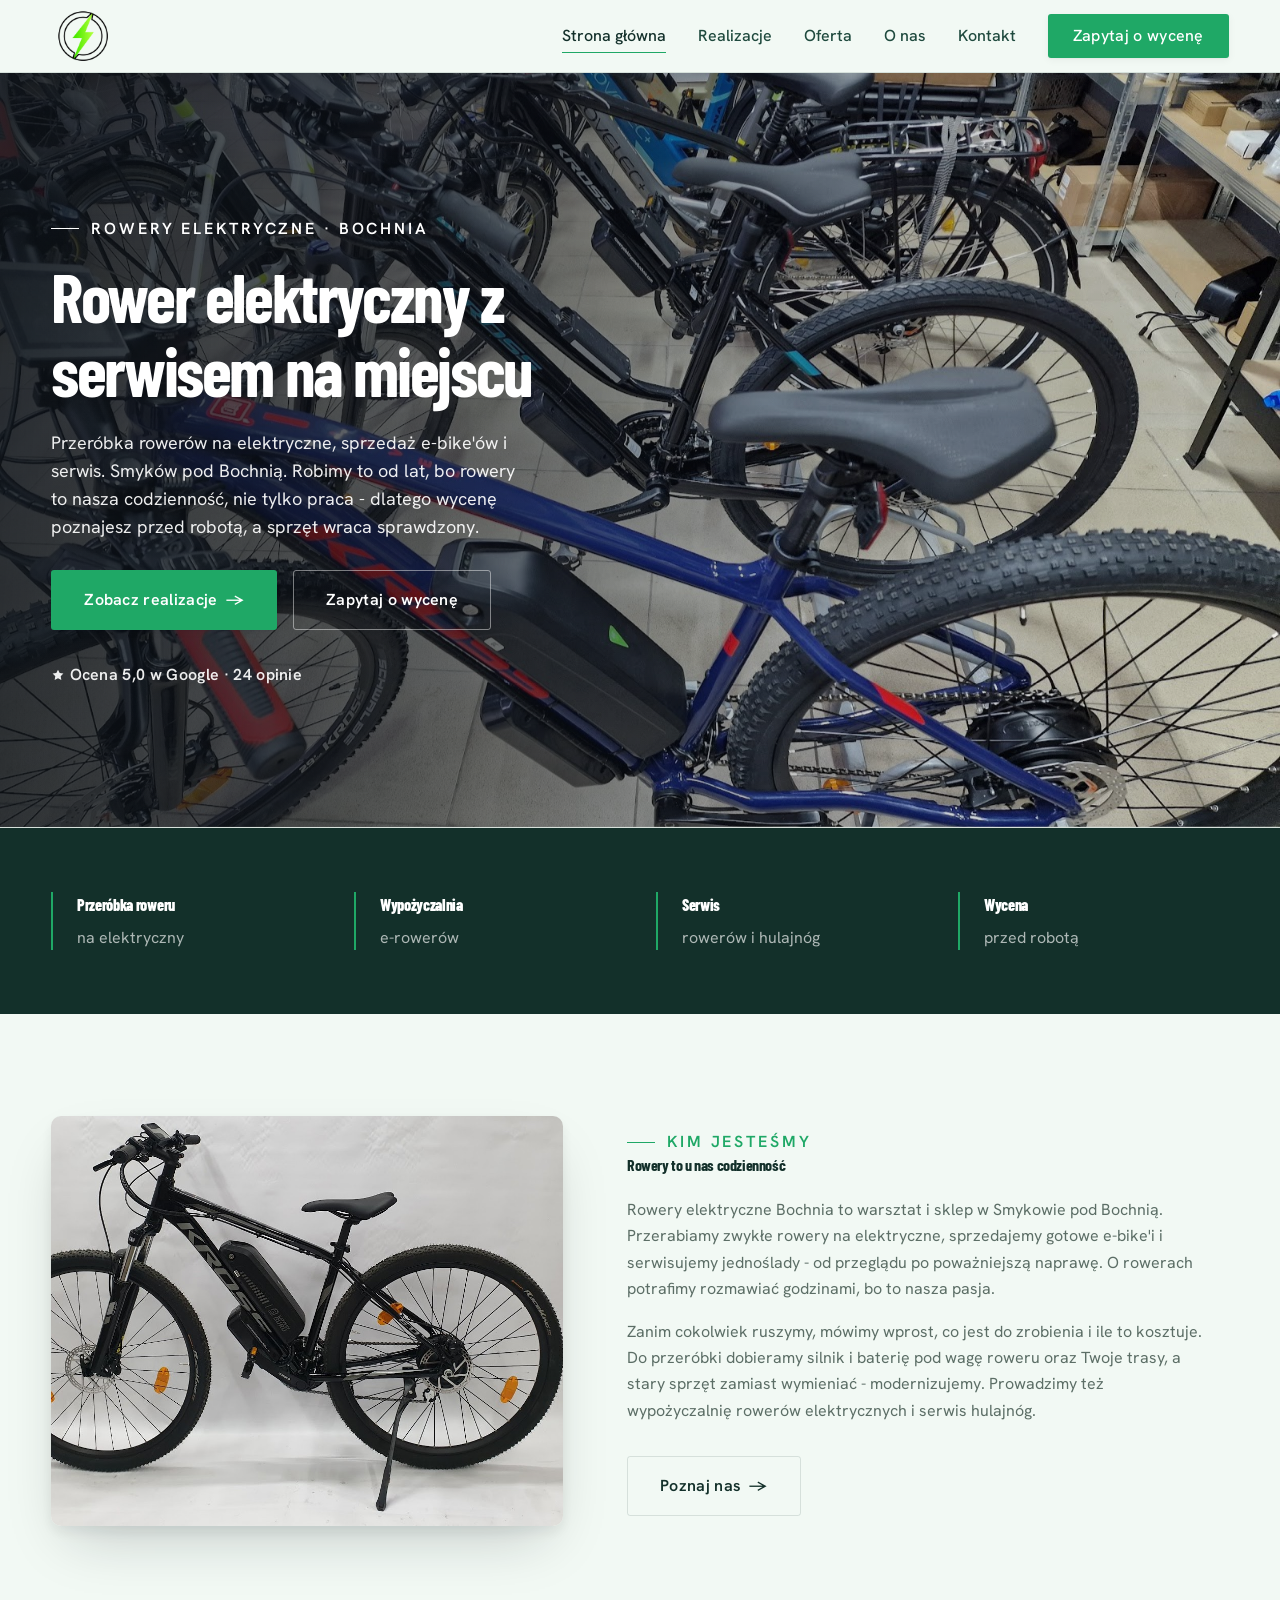
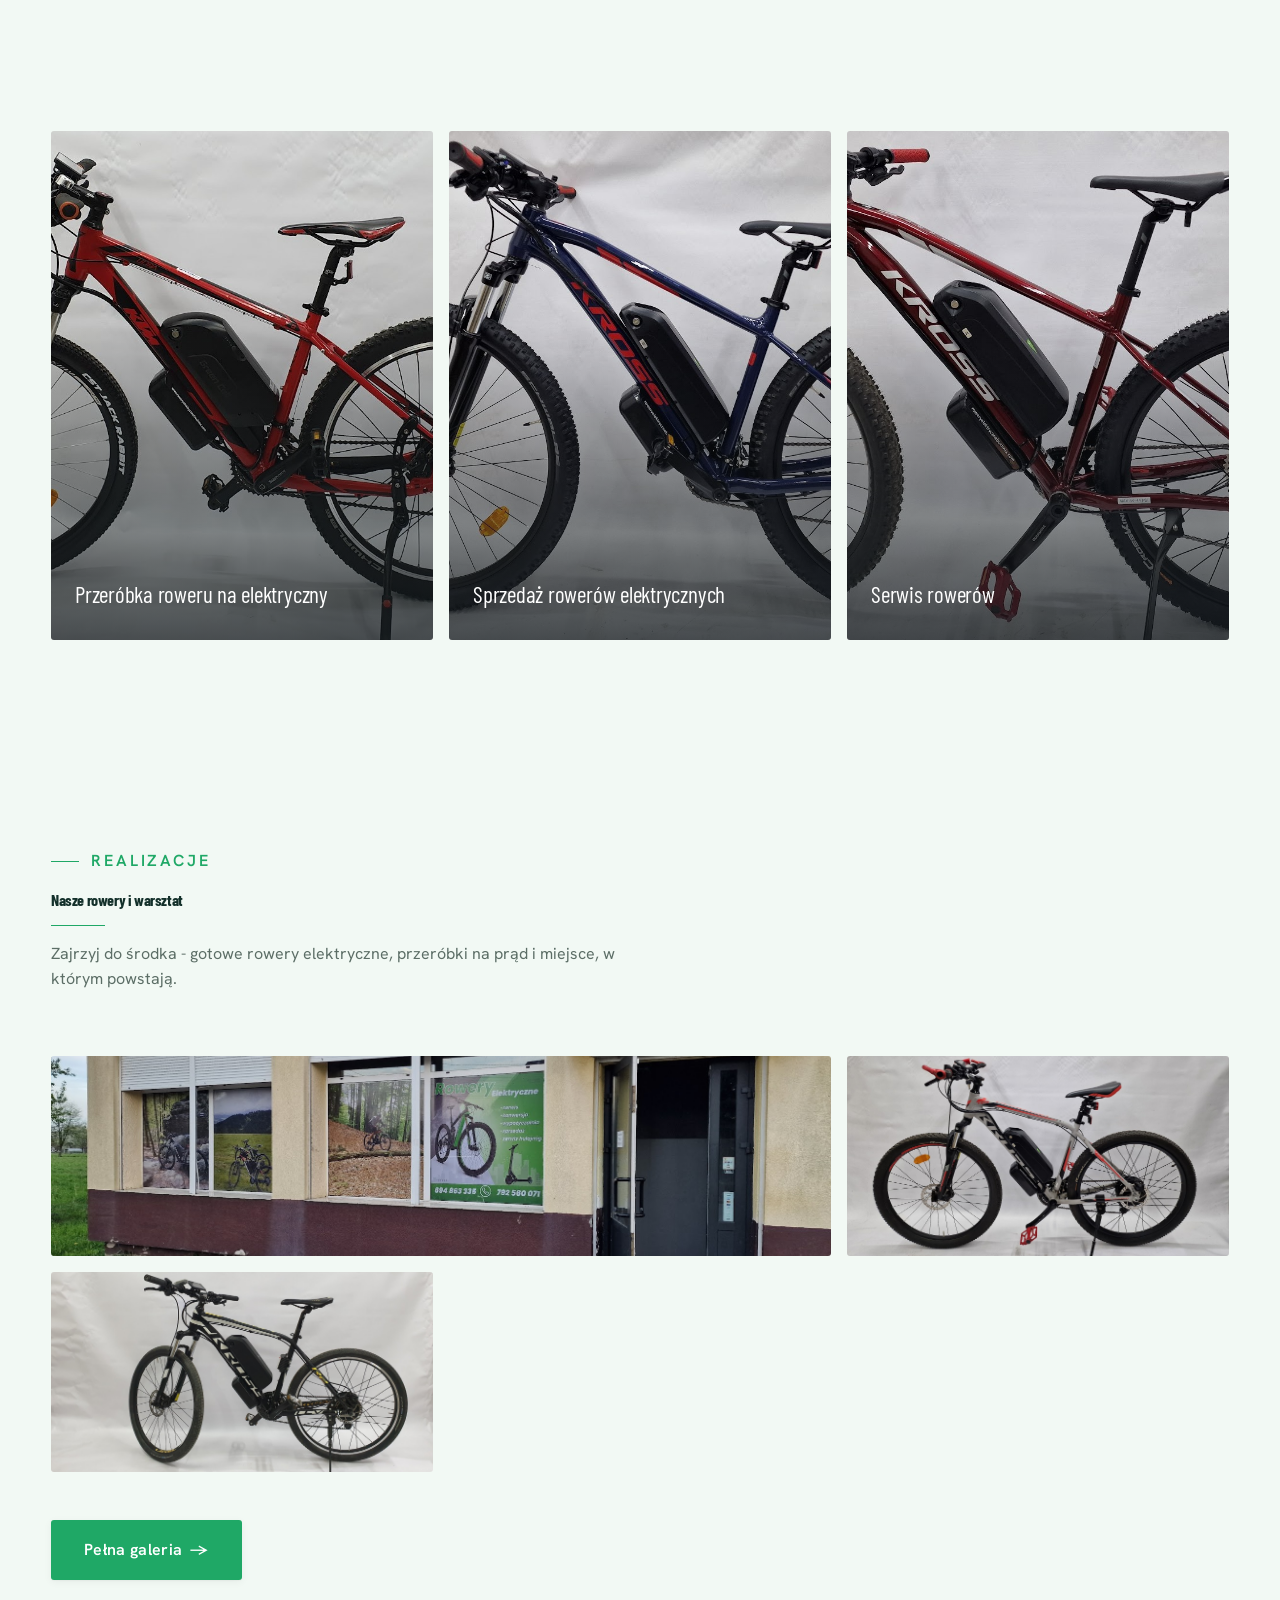
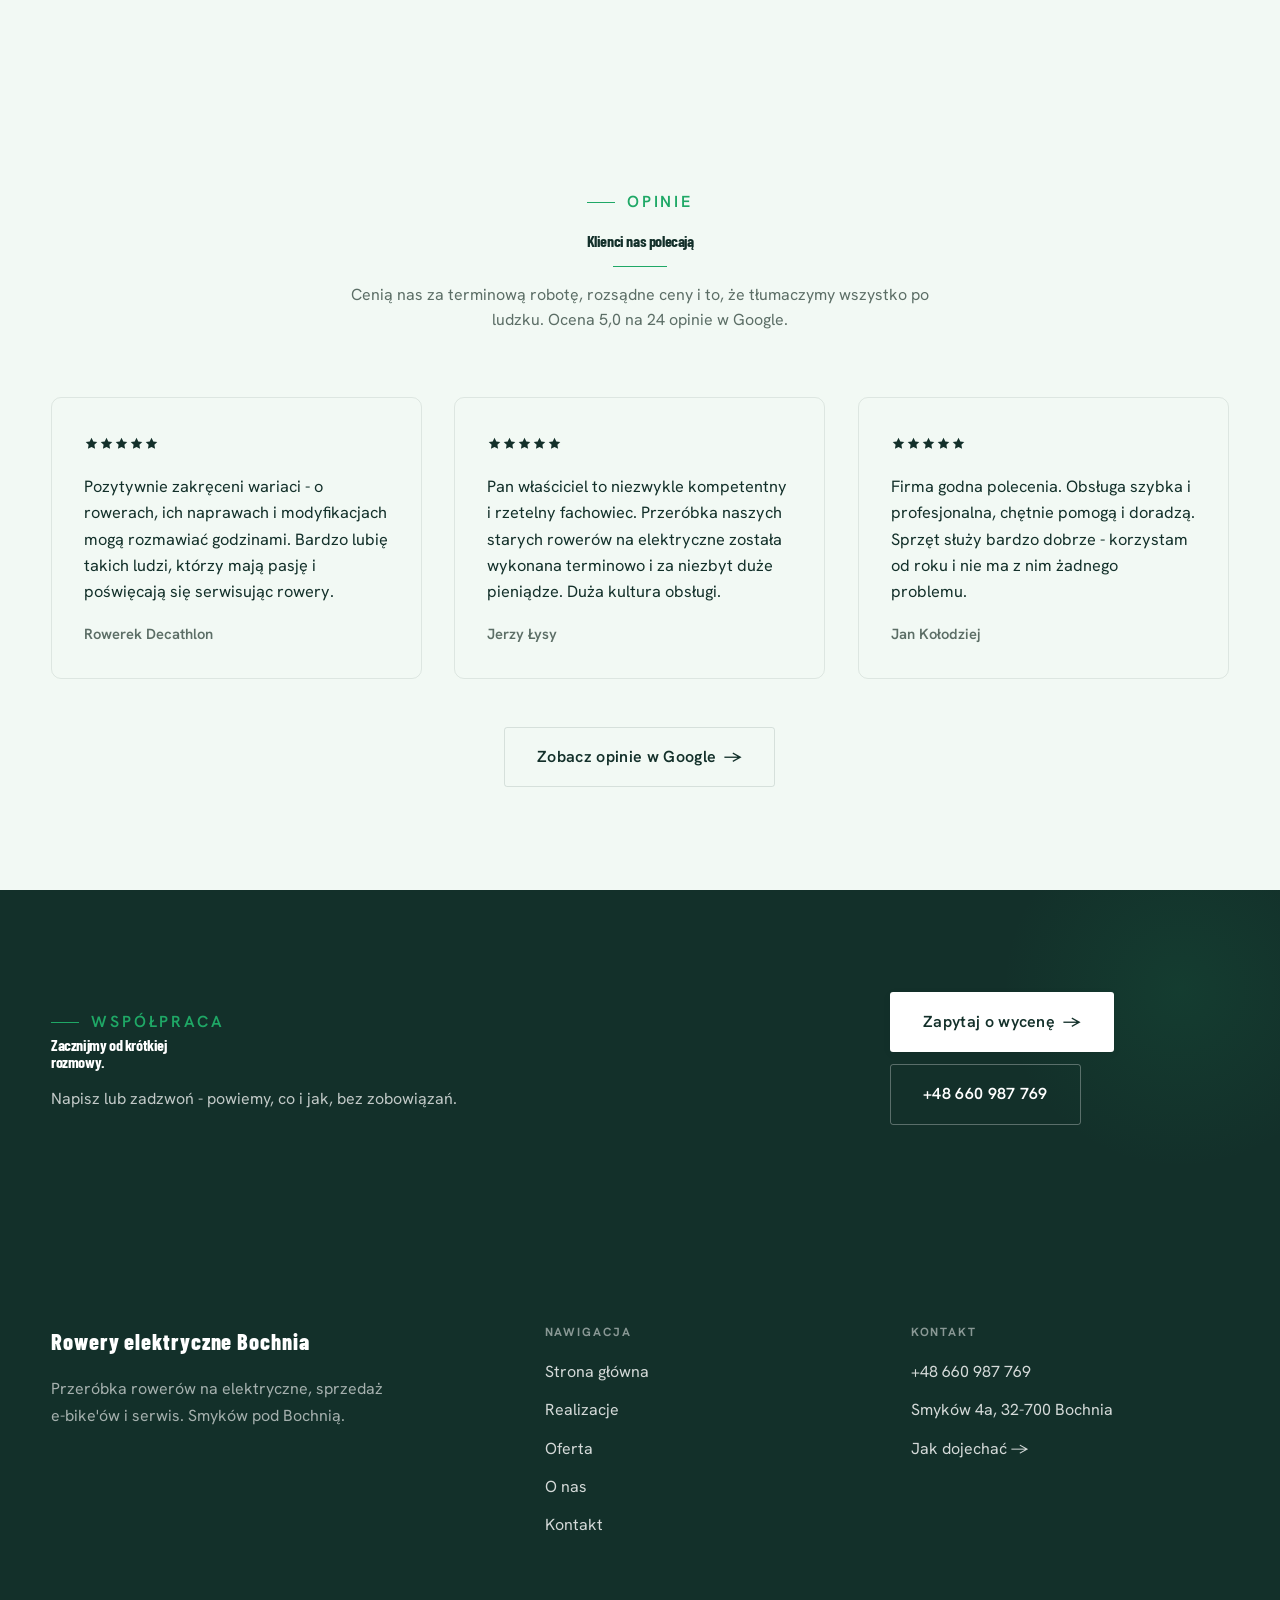
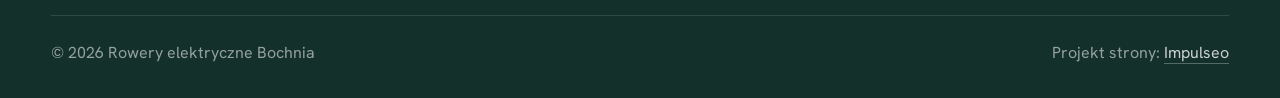
<file: index.html>
<!DOCTYPE html>
<html lang="pl">
<head>
<meta charset="UTF-8">
<meta name="viewport" content="width=device-width, initial-scale=1.0">
<title>Rowery elektryczne Bochnia - Rowery elektryczne · Bochnia</title>
<meta name="description" content="Rowery elektryczne Bochnia (Smyków pod Bochnią) - przeróbka roweru na elektryczny, sprzedaż e-bike'ów, serwis rowerów i hulajnóg oraz wypożyczalnia. Ocena 5,0 w Google. Zadzwoń: +48 660 987 769.">
<link rel="preconnect" href="https://fonts.googleapis.com">
<link rel="preconnect" href="https://fonts.gstatic.com" crossorigin>
<link href="https://fonts.googleapis.com/css2?family=Barlow+Condensed:wght@500;600;700&family=Hanken+Grotesk:wght@400;500;600&display=swap" rel="stylesheet">
<link rel="stylesheet" href="assets/styles.css">
</head>
<body>

<header class="nav">
  <div class="wrap nav-inner">
    <a class="brand brand-has-logo" href="index.html"><img class="brand-logo" src="img/logo.png" alt="Rowery elektryczne Bochnia"></a>
    <nav class="nav-links">
      <a href="index.html" class="active">Strona główna</a>
      <a href="realizacje.html">Realizacje</a>
      <a href="oferta.html">Oferta</a>
      <a href="o-nas.html">O nas</a>
      <a href="kontakt.html">Kontakt</a>
      <a href="kontakt.html" class="btn btn-accent">Zapytaj o wycenę</a>
    </nav>
    <button class="nav-toggle" aria-label="Menu"><span></span><span></span><span></span></button>
  </div>
</header>

<section class="hero-cine">
  <img src="img/hero.jpg" alt="Rowery elektryczne Bochnia - Rower elektryczny z serwisem na miejscu">
  <div class="wrap">
    <div class="hero-copy">
      <span class="eyebrow">Rowery elektryczne · Bochnia</span>
      <h1>Rower elektryczny z serwisem na miejscu</h1>
      <p class="lead">Przeróbka rowerów na elektryczne, sprzedaż e-bike'ów i serwis. Smyków pod Bochnią. Robimy to od lat, bo rowery to nasza codzienność, nie tylko praca - dlatego wycenę poznajesz przed robotą, a sprzęt wraca sprawdzony.</p>
      <div class="hero-actions">
        <a href="realizacje.html" class="btn btn-accent">Zobacz realizacje <span class="arr">→</span></a>
        <a href="kontakt.html" class="btn btn-ghost" style="color:#fff;border-color:rgba(255,255,255,.45)">Zapytaj o wycenę</a>
      </div>
      <div style="margin-top:var(--space-6);color:#fff;font-weight:600;letter-spacing:.02em;opacity:.92"><svg class="ico-star" width="14" height="14" viewBox="0 0 24 24" style="vertical-align:-2px" aria-hidden="true"><path d="M12 2.8l2.85 5.8 6.4.93-4.63 4.5 1.1 6.37L12 17.4l-5.72 3 1.1-6.37-4.63-4.5 6.4-.93L12 2.8Z" fill="currentColor"/></svg> Ocena 5,0 w Google · 24 opinie</div>
    </div>
  </div>
</section>
<section class="strip" style="padding-block:0">
  <div class="wrap">
    <div class="item reveal"><div class="k">Przeróbka roweru</div><div class="v">na elektryczny</div></div>
    <div class="item reveal"><div class="k">Wypożyczalnia</div><div class="v">e-rowerów</div></div>
    <div class="item reveal"><div class="k">Serwis</div><div class="v">rowerów i hulajnóg</div></div>
    <div class="item reveal"><div class="k">Wycena</div><div class="v">przed robotą</div></div>
  </div>
</section>
<section>
  <div class="wrap split">
    <div class="split-art reveal"><img src="img/g1.jpg" alt="Rowery elektryczne Bochnia - realizacja" loading="lazy"></div>
    <div class="split-copy reveal">
      <span class="eyebrow">Kim jesteśmy</span>
      <h2>Rowery to u nas codzienność</h2>
      <p class="muted">Rowery elektryczne Bochnia to warsztat i sklep w Smykowie pod Bochnią. Przerabiamy zwykłe rowery na elektryczne, sprzedajemy gotowe e-bike'i i serwisujemy jednoślady - od przeglądu po poważniejszą naprawę. O rowerach potrafimy rozmawiać godzinami, bo to nasza pasja.</p>
      <p class="muted">Zanim cokolwiek ruszymy, mówimy wprost, co jest do zrobienia i ile to kosztuje. Do przeróbki dobieramy silnik i baterię pod wagę roweru oraz Twoje trasy, a stary sprzęt zamiast wymieniać - modernizujemy. Prowadzimy też wypożyczalnię rowerów elektrycznych i serwis hulajnóg.</p>
      <a href="o-nas.html" class="btn btn-ghost">Poznaj nas <span class="arr">→</span></a>
    </div>
  </div>
</section>
<section class="gateways-band">
  <div class="wrap">
    <div class="gateways">
      <a href="oferta.html" class="gateway reveal"><img src="img/g2.jpg" alt="Przeróbka roweru na elektryczny" loading="lazy"><span class="g-ttl">Przeróbka roweru na elektryczny</span></a>
      <a href="oferta.html" class="gateway reveal"><img src="img/g3.jpg" alt="Sprzedaż rowerów elektrycznych" loading="lazy"><span class="g-ttl">Sprzedaż rowerów elektrycznych</span></a>
      <a href="oferta.html" class="gateway reveal"><img src="img/g4.jpg" alt="Serwis rowerów" loading="lazy"><span class="g-ttl">Serwis rowerów</span></a>
    </div>
  </div>
</section>
<section>
  <div class="wrap">
    <div class="head reveal">
      <span class="eyebrow">Realizacje</span>
      <h2>Nasze rowery i warsztat</h2>
      <p>Zajrzyj do środka - gotowe rowery elektryczne, przeróbki na prąd i miejsce, w którym powstają.</p>
    </div>
    <div class="gallery">
      <div class="tile t-two3 reveal"><img src="img/g5.jpg" alt="Nasz sklep w Smykowie" loading="lazy"><div class="cap">Nasz sklep w Smykowie</div></div>
      <div class="tile t-third reveal"><img src="img/g6.jpg" alt="Rower przerobiony na prąd" loading="lazy"><div class="cap">Rower przerobiony na prąd</div></div>
      <div class="tile t-third reveal"><img src="img/about.jpg" alt="Rowery elektryczne Bochnia" loading="lazy"></div>
    </div>
    <div style="margin-top:var(--space-7)" class="reveal"><a href="realizacje.html" class="btn btn-accent">Pełna galeria <span class="arr">→</span></a></div>
  </div>
</section>
<section class="reviews-nb">
  <div class="wrap">
    <div class="head center reveal">
      <span class="eyebrow">Opinie</span>
      <h2>Klienci nas polecają</h2>
      <p>Cenią nas za terminową robotę, rozsądne ceny i to, że tłumaczymy wszystko po ludzku. Ocena 5,0 na 24 opinie w Google.</p>
    </div>
    <div class="rv-grid">
      <figure class="rv-card reveal">
        <span class="rv-stars" aria-label="5 na 5"><svg class="ico-star" width="15" height="15" viewBox="0 0 24 24" style="vertical-align:-2px" aria-hidden="true"><path d="M12 2.8l2.85 5.8 6.4.93-4.63 4.5 1.1 6.37L12 17.4l-5.72 3 1.1-6.37-4.63-4.5 6.4-.93L12 2.8Z" fill="currentColor"/></svg><svg class="ico-star" width="15" height="15" viewBox="0 0 24 24" style="vertical-align:-2px" aria-hidden="true"><path d="M12 2.8l2.85 5.8 6.4.93-4.63 4.5 1.1 6.37L12 17.4l-5.72 3 1.1-6.37-4.63-4.5 6.4-.93L12 2.8Z" fill="currentColor"/></svg><svg class="ico-star" width="15" height="15" viewBox="0 0 24 24" style="vertical-align:-2px" aria-hidden="true"><path d="M12 2.8l2.85 5.8 6.4.93-4.63 4.5 1.1 6.37L12 17.4l-5.72 3 1.1-6.37-4.63-4.5 6.4-.93L12 2.8Z" fill="currentColor"/></svg><svg class="ico-star" width="15" height="15" viewBox="0 0 24 24" style="vertical-align:-2px" aria-hidden="true"><path d="M12 2.8l2.85 5.8 6.4.93-4.63 4.5 1.1 6.37L12 17.4l-5.72 3 1.1-6.37-4.63-4.5 6.4-.93L12 2.8Z" fill="currentColor"/></svg><svg class="ico-star" width="15" height="15" viewBox="0 0 24 24" style="vertical-align:-2px" aria-hidden="true"><path d="M12 2.8l2.85 5.8 6.4.93-4.63 4.5 1.1 6.37L12 17.4l-5.72 3 1.1-6.37-4.63-4.5 6.4-.93L12 2.8Z" fill="currentColor"/></svg></span>
        <blockquote>Pozytywnie zakręceni wariaci - o rowerach, ich naprawach i modyfikacjach mogą rozmawiać godzinami. Bardzo lubię takich ludzi, którzy mają pasję i poświęcają się serwisując rowery.</blockquote>
        <figcaption class="rv-author">Rowerek Decathlon</figcaption>
      </figure>
      <figure class="rv-card reveal">
        <span class="rv-stars" aria-label="5 na 5"><svg class="ico-star" width="15" height="15" viewBox="0 0 24 24" style="vertical-align:-2px" aria-hidden="true"><path d="M12 2.8l2.85 5.8 6.4.93-4.63 4.5 1.1 6.37L12 17.4l-5.72 3 1.1-6.37-4.63-4.5 6.4-.93L12 2.8Z" fill="currentColor"/></svg><svg class="ico-star" width="15" height="15" viewBox="0 0 24 24" style="vertical-align:-2px" aria-hidden="true"><path d="M12 2.8l2.85 5.8 6.4.93-4.63 4.5 1.1 6.37L12 17.4l-5.72 3 1.1-6.37-4.63-4.5 6.4-.93L12 2.8Z" fill="currentColor"/></svg><svg class="ico-star" width="15" height="15" viewBox="0 0 24 24" style="vertical-align:-2px" aria-hidden="true"><path d="M12 2.8l2.85 5.8 6.4.93-4.63 4.5 1.1 6.37L12 17.4l-5.72 3 1.1-6.37-4.63-4.5 6.4-.93L12 2.8Z" fill="currentColor"/></svg><svg class="ico-star" width="15" height="15" viewBox="0 0 24 24" style="vertical-align:-2px" aria-hidden="true"><path d="M12 2.8l2.85 5.8 6.4.93-4.63 4.5 1.1 6.37L12 17.4l-5.72 3 1.1-6.37-4.63-4.5 6.4-.93L12 2.8Z" fill="currentColor"/></svg><svg class="ico-star" width="15" height="15" viewBox="0 0 24 24" style="vertical-align:-2px" aria-hidden="true"><path d="M12 2.8l2.85 5.8 6.4.93-4.63 4.5 1.1 6.37L12 17.4l-5.72 3 1.1-6.37-4.63-4.5 6.4-.93L12 2.8Z" fill="currentColor"/></svg></span>
        <blockquote>Pan właściciel to niezwykle kompetentny i rzetelny fachowiec. Przeróbka naszych starych rowerów na elektryczne została wykonana terminowo i za niezbyt duże pieniądze. Duża kultura obsługi.</blockquote>
        <figcaption class="rv-author">Jerzy Łysy</figcaption>
      </figure>
      <figure class="rv-card reveal">
        <span class="rv-stars" aria-label="5 na 5"><svg class="ico-star" width="15" height="15" viewBox="0 0 24 24" style="vertical-align:-2px" aria-hidden="true"><path d="M12 2.8l2.85 5.8 6.4.93-4.63 4.5 1.1 6.37L12 17.4l-5.72 3 1.1-6.37-4.63-4.5 6.4-.93L12 2.8Z" fill="currentColor"/></svg><svg class="ico-star" width="15" height="15" viewBox="0 0 24 24" style="vertical-align:-2px" aria-hidden="true"><path d="M12 2.8l2.85 5.8 6.4.93-4.63 4.5 1.1 6.37L12 17.4l-5.72 3 1.1-6.37-4.63-4.5 6.4-.93L12 2.8Z" fill="currentColor"/></svg><svg class="ico-star" width="15" height="15" viewBox="0 0 24 24" style="vertical-align:-2px" aria-hidden="true"><path d="M12 2.8l2.85 5.8 6.4.93-4.63 4.5 1.1 6.37L12 17.4l-5.72 3 1.1-6.37-4.63-4.5 6.4-.93L12 2.8Z" fill="currentColor"/></svg><svg class="ico-star" width="15" height="15" viewBox="0 0 24 24" style="vertical-align:-2px" aria-hidden="true"><path d="M12 2.8l2.85 5.8 6.4.93-4.63 4.5 1.1 6.37L12 17.4l-5.72 3 1.1-6.37-4.63-4.5 6.4-.93L12 2.8Z" fill="currentColor"/></svg><svg class="ico-star" width="15" height="15" viewBox="0 0 24 24" style="vertical-align:-2px" aria-hidden="true"><path d="M12 2.8l2.85 5.8 6.4.93-4.63 4.5 1.1 6.37L12 17.4l-5.72 3 1.1-6.37-4.63-4.5 6.4-.93L12 2.8Z" fill="currentColor"/></svg></span>
        <blockquote>Firma godna polecenia. Obsługa szybka i profesjonalna, chętnie pomogą i doradzą. Sprzęt służy bardzo dobrze - korzystam od roku i nie ma z nim żadnego problemu.</blockquote>
        <figcaption class="rv-author">Jan Kołodziej</figcaption>
      </figure>
    </div>
    <div class="rv-more center reveal"><a class="btn btn-ghost" href="https://maps.google.com/?cid=2003970078429847305" target="_blank" rel="noopener">Zobacz opinie w Google <span class="arr">→</span></a></div>
  </div>
</section>
<section class="cta">
  <div class="wrap">
    <div class="reveal">
      <span class="eyebrow">Współpraca</span>
      <h2>Zacznijmy od krótkiej rozmowy.</h2>
      <p>Napisz lub zadzwoń - powiemy, co i jak, bez zobowiązań.</p>
    </div>
    <div class="cta-actions reveal">
      <a href="kontakt.html" class="btn btn-light">Zapytaj o wycenę <span class="arr">→</span></a>
      <a href="tel:+48660987769" class="btn btn-ghost" style="color:#fff;border-color:rgba(255,255,255,.3)">+48 660 987 769</a>
    </div>
  </div>
</section>

<footer>
  <div class="wrap">
    <div class="foot-grid">
      <div class="foot-brand">
        <div class="name">Rowery elektryczne Bochnia</div>
        <p>Przeróbka rowerów na elektryczne, sprzedaż e-bike'ów i serwis. Smyków pod Bochnią.</p>
      </div>
      <div class="foot-col">
        <h4>Nawigacja</h4>
        <a href="index.html">Strona główna</a>
        <a href="realizacje.html">Realizacje</a>
        <a href="oferta.html">Oferta</a>
        <a href="o-nas.html">O nas</a>
        <a href="kontakt.html">Kontakt</a>
      </div>
      <div class="foot-col">
        <h4>Kontakt</h4>
        <a href="tel:+48660987769">+48 660 987 769</a>
        <p>Smyków 4a, 32-700 Bochnia</p>
        <a href="https://maps.google.com/?cid=2003970078429847305&g_mp=CiVnb29nbGUubWFwcy5wbGFjZXMudjEuUGxhY2VzLkdldFBsYWNlEAIYBCAA" target="_blank" rel="noopener">Jak dojechać →</a>
      </div>
    </div>
    <div class="foot-bot">
      <span>© 2026 Rowery elektryczne Bochnia</span>
      <span>Projekt strony: <a class="foot-credit" href="https://impulseo.pl" target="_blank" rel="noopener">Impulseo</a></span>
    </div>
  </div>
</footer>


<script src="assets/main.js"></script>
</body>
</html>
</file>
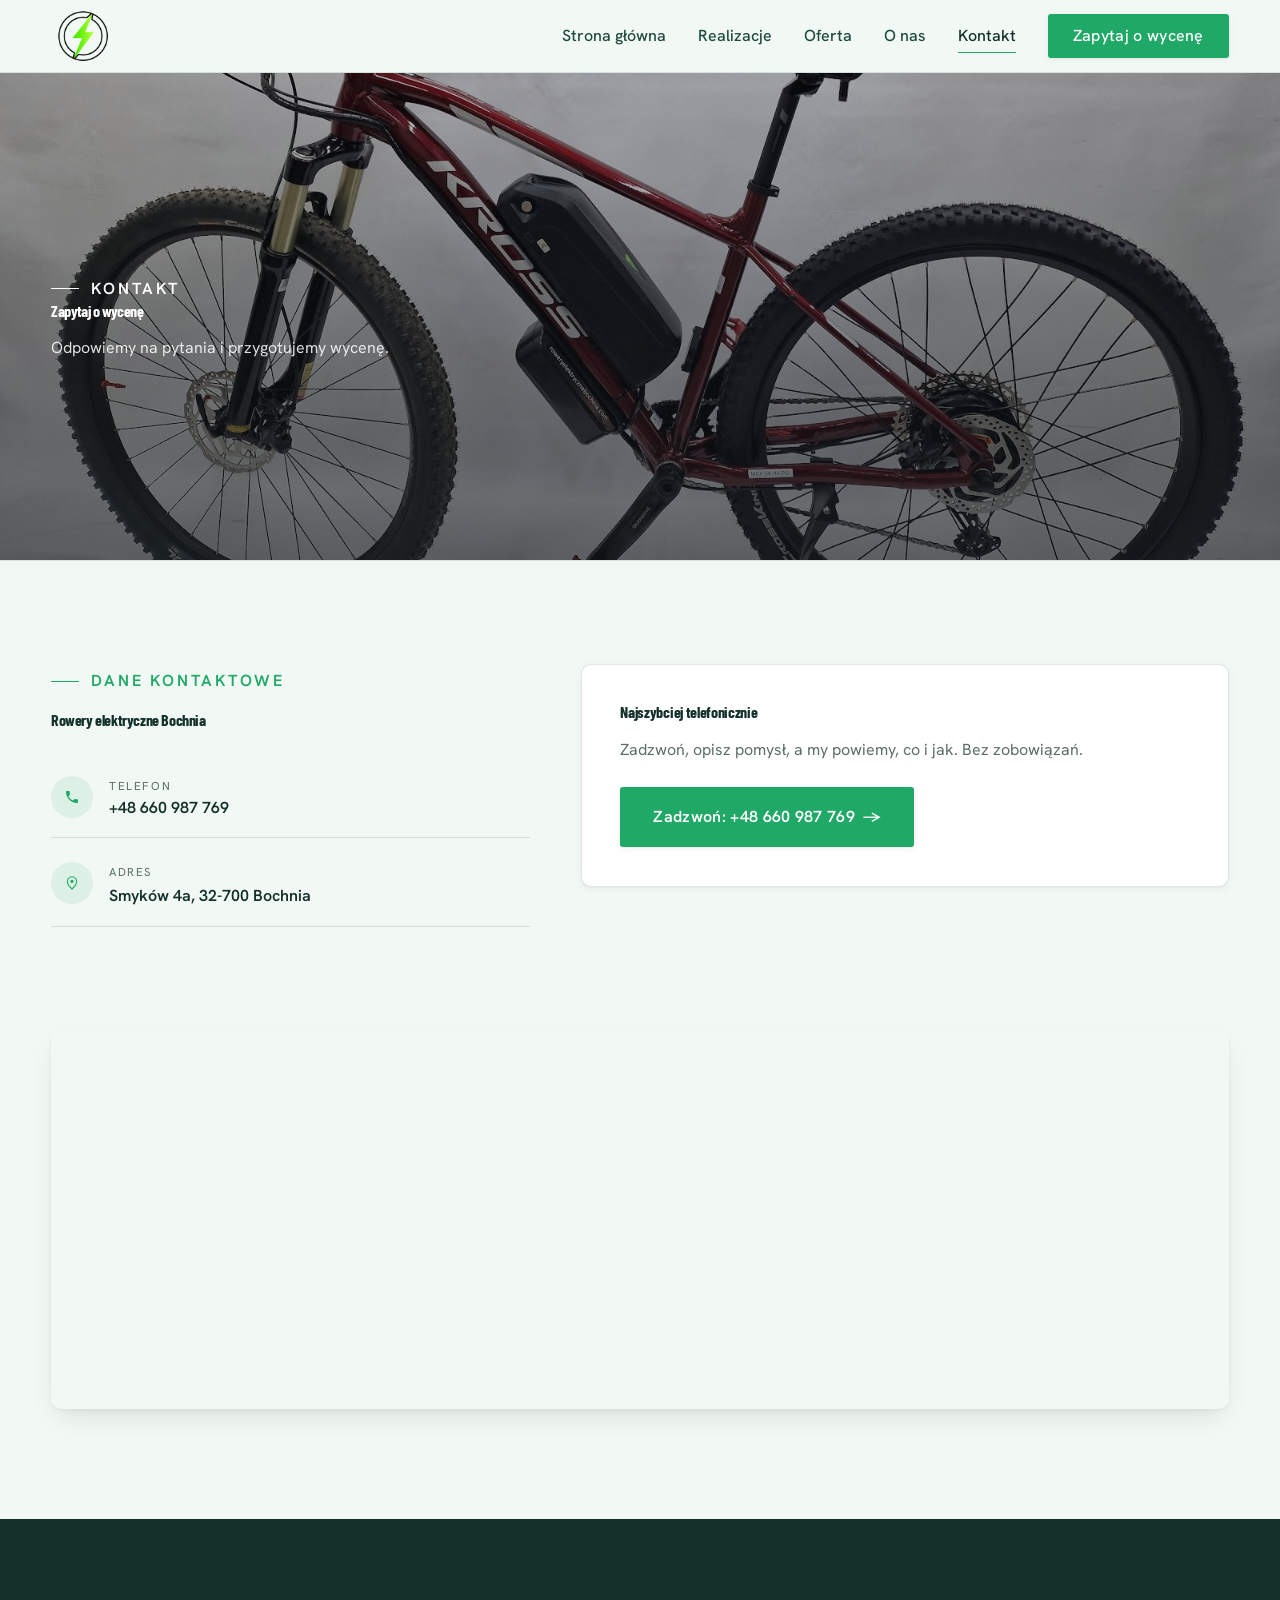
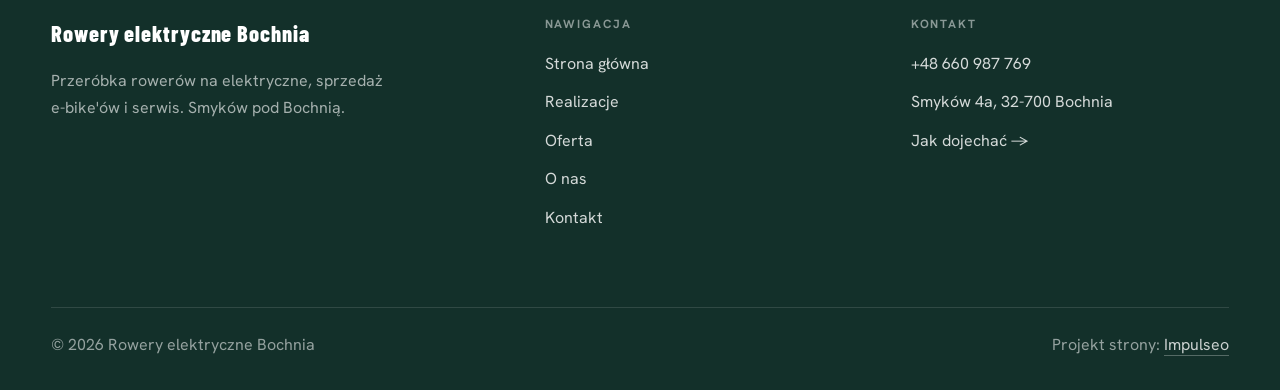
<file: kontakt.html>
<!DOCTYPE html>
<html lang="pl">
<head>
<meta charset="UTF-8">
<meta name="viewport" content="width=device-width, initial-scale=1.0">
<title>Kontakt - Rowery elektryczne Bochnia</title>
<meta name="description" content="Kontakt Rowery elektryczne Bochnia - Smyków 4a, 32-700 Bochnia">
<link rel="preconnect" href="https://fonts.googleapis.com">
<link rel="preconnect" href="https://fonts.gstatic.com" crossorigin>
<link href="https://fonts.googleapis.com/css2?family=Barlow+Condensed:wght@500;600;700&family=Hanken+Grotesk:wght@400;500;600&display=swap" rel="stylesheet">
<link rel="stylesheet" href="assets/styles.css">
</head>
<body>

<header class="nav">
  <div class="wrap nav-inner">
    <a class="brand brand-has-logo" href="index.html"><img class="brand-logo" src="img/logo.png" alt="Rowery elektryczne Bochnia"></a>
    <nav class="nav-links">
      <a href="index.html">Strona główna</a>
      <a href="realizacje.html">Realizacje</a>
      <a href="oferta.html">Oferta</a>
      <a href="o-nas.html">O nas</a>
      <a href="kontakt.html" class="active">Kontakt</a>
      <a href="kontakt.html" class="btn btn-accent">Zapytaj o wycenę</a>
    </nav>
    <button class="nav-toggle" aria-label="Menu"><span></span><span></span><span></span></button>
  </div>
</header>

<section class="pagehead">
  <img src="img/g4.jpg" alt="Rowery elektryczne Bochnia - Zapytaj o wycenę">
  <div class="wrap">
    <span class="eyebrow">Kontakt</span>
    <h1>Zapytaj o wycenę</h1>
    <p>Odpowiemy na pytania i przygotujemy wycenę.</p>
  </div>
</section>
<section>
  <div class="wrap contact-grid">
    <div class="reveal">
      <span class="eyebrow">Dane kontaktowe</span>
      <h2 style="margin:var(--space-4) 0 var(--space-6)">Rowery elektryczne Bochnia</h2>
      <div class="info-list">
        <div class="info-row"><div class="ic"><svg class="ico-tel" width="16" height="16" viewBox="0 0 24 24" fill="none" aria-hidden="true"><path d="M6.6 10.8a15.5 15.5 0 0 0 6.6 6.6l2.2-2.2a1 1 0 0 1 1-.24 11.4 11.4 0 0 0 3.6.58 1 1 0 0 1 1 1V20a1 1 0 0 1-1 1A17 17 0 0 1 3 4a1 1 0 0 1 1-1h3.5a1 1 0 0 1 1 1c0 1.25.2 2.46.58 3.6a1 1 0 0 1-.25 1l-2.23 2.2Z" fill="currentColor"/></svg></div><div><div class="lbl">Telefon</div><a class="val" href="tel:+48660987769">+48 660 987 769</a></div></div>
        <div class="info-row"><div class="ic"><svg class="ico-pin" width="16" height="16" viewBox="0 0 24 24" fill="none" aria-hidden="true"><path d="M12 21s7-6.1 7-11.5A7 7 0 0 0 5 9.5C5 14.9 12 21 12 21Z" stroke="currentColor" stroke-width="1.6" fill="none"/><circle cx="12" cy="9.5" r="2.4" fill="currentColor"/></svg></div><div><div class="lbl">Adres</div><div class="val">Smyków 4a, 32-700 Bochnia</div></div></div>
      </div>
    </div>
    <div class="reveal">
      <div class="form">
        <h3 style="margin-bottom:var(--space-4)">Najszybciej telefonicznie</h3>
        <p class="muted" style="margin-bottom:var(--space-5)">Zadzwoń, opisz pomysł, a my powiemy, co i jak. Bez zobowiązań.</p>
        <a href="tel:+48660987769" class="btn btn-accent" style="justify-content:center">Zadzwoń: +48 660 987 769 <span class="arr">→</span></a>
      </div>
    </div>
  </div>
</section>
<section style="padding-top:0">
  <div class="wrap reveal">
    <iframe class="map" title="Rowery elektryczne Bochnia - Bochnia" src="https://maps.google.com/maps?q=49.9861123%2C20.3995211&z=15&output=embed" loading="lazy" referrerpolicy="no-referrer-when-downgrade"></iframe>
  </div>
</section>

<footer>
  <div class="wrap">
    <div class="foot-grid">
      <div class="foot-brand">
        <div class="name">Rowery elektryczne Bochnia</div>
        <p>Przeróbka rowerów na elektryczne, sprzedaż e-bike'ów i serwis. Smyków pod Bochnią.</p>
      </div>
      <div class="foot-col">
        <h4>Nawigacja</h4>
        <a href="index.html">Strona główna</a>
        <a href="realizacje.html">Realizacje</a>
        <a href="oferta.html">Oferta</a>
        <a href="o-nas.html">O nas</a>
        <a href="kontakt.html">Kontakt</a>
      </div>
      <div class="foot-col">
        <h4>Kontakt</h4>
        <a href="tel:+48660987769">+48 660 987 769</a>
        <p>Smyków 4a, 32-700 Bochnia</p>
        <a href="https://maps.google.com/?cid=2003970078429847305&g_mp=CiVnb29nbGUubWFwcy5wbGFjZXMudjEuUGxhY2VzLkdldFBsYWNlEAIYBCAA" target="_blank" rel="noopener">Jak dojechać →</a>
      </div>
    </div>
    <div class="foot-bot">
      <span>© 2026 Rowery elektryczne Bochnia</span>
      <span>Projekt strony: <a class="foot-credit" href="https://impulseo.pl" target="_blank" rel="noopener">Impulseo</a></span>
    </div>
  </div>
</footer>


<script src="assets/main.js"></script>
</body>
</html>
</file>
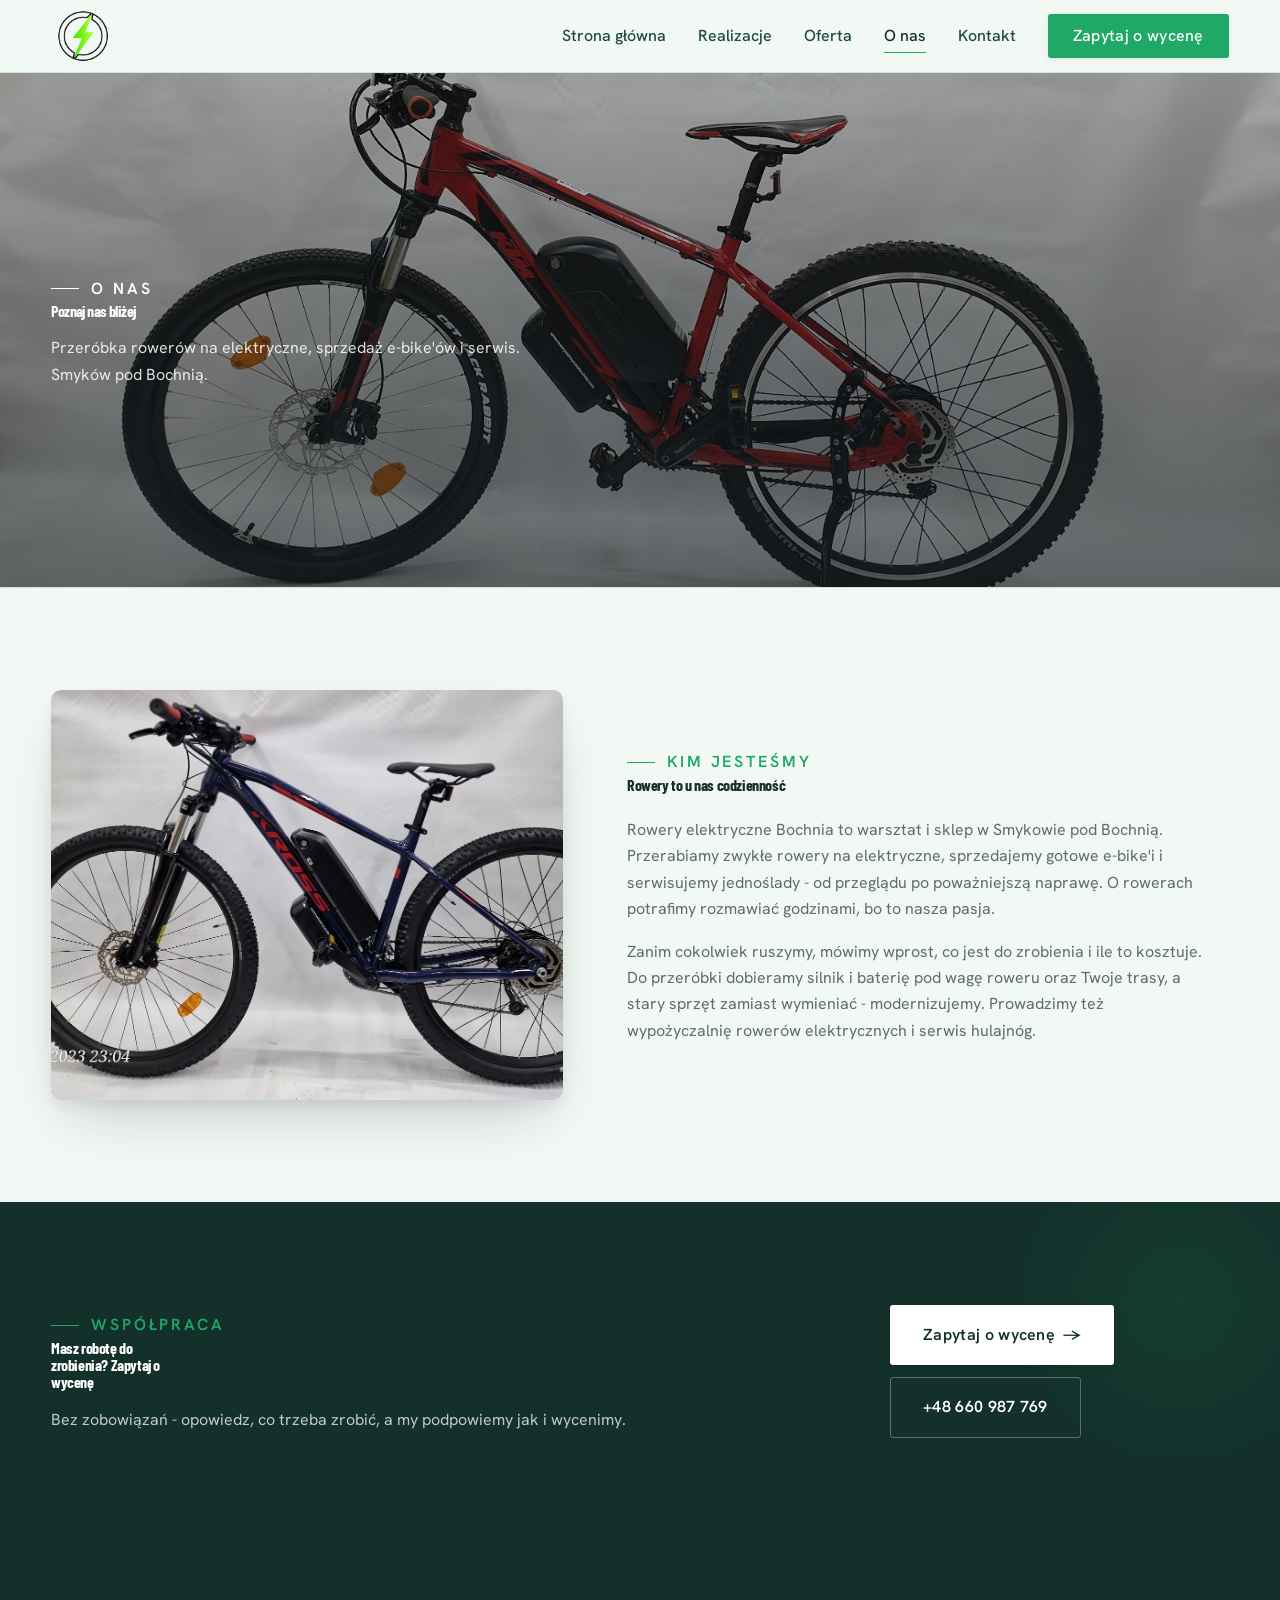
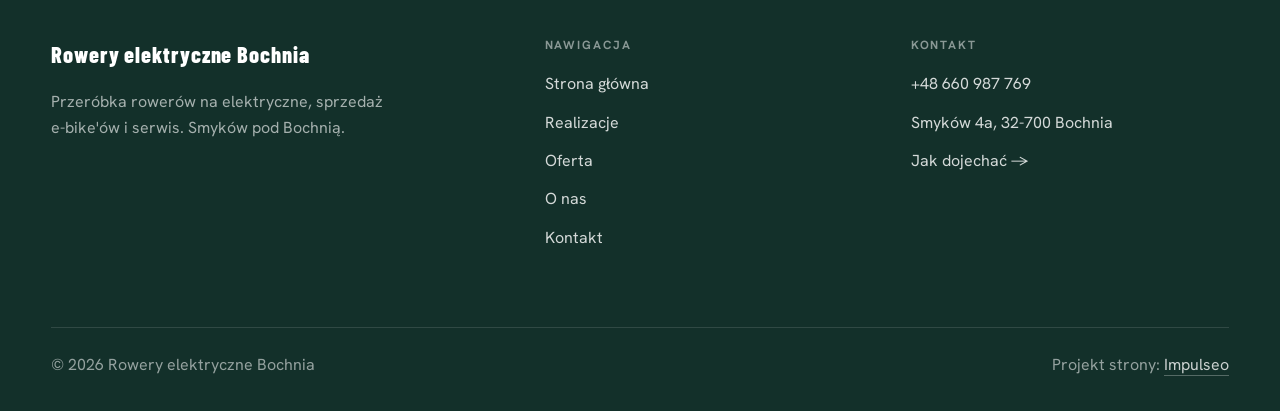
<file: o-nas.html>
<!DOCTYPE html>
<html lang="pl">
<head>
<meta charset="UTF-8">
<meta name="viewport" content="width=device-width, initial-scale=1.0">
<title>O nas - Rowery elektryczne Bochnia</title>
<meta name="description" content="Rowery elektryczne Bochnia (Smyków pod Bochnią) - przeróbka roweru na elektryczny, sprzedaż e-bike'ów, serwis rowerów i hulajnóg oraz wypożyczalnia. Ocena 5,0 w Google. Zadzwoń: +48 660 987 769.">
<link rel="preconnect" href="https://fonts.googleapis.com">
<link rel="preconnect" href="https://fonts.gstatic.com" crossorigin>
<link href="https://fonts.googleapis.com/css2?family=Barlow+Condensed:wght@500;600;700&family=Hanken+Grotesk:wght@400;500;600&display=swap" rel="stylesheet">
<link rel="stylesheet" href="assets/styles.css">
</head>
<body>

<header class="nav">
  <div class="wrap nav-inner">
    <a class="brand brand-has-logo" href="index.html"><img class="brand-logo" src="img/logo.png" alt="Rowery elektryczne Bochnia"></a>
    <nav class="nav-links">
      <a href="index.html">Strona główna</a>
      <a href="realizacje.html">Realizacje</a>
      <a href="oferta.html">Oferta</a>
      <a href="o-nas.html" class="active">O nas</a>
      <a href="kontakt.html">Kontakt</a>
      <a href="kontakt.html" class="btn btn-accent">Zapytaj o wycenę</a>
    </nav>
    <button class="nav-toggle" aria-label="Menu"><span></span><span></span><span></span></button>
  </div>
</header>

<section class="pagehead">
  <img src="img/g2.jpg" alt="Rowery elektryczne Bochnia - Poznaj nas bliżej">
  <div class="wrap">
    <span class="eyebrow">O nas</span>
    <h1>Poznaj nas bliżej</h1>
    <p>Przeróbka rowerów na elektryczne, sprzedaż e-bike'ów i serwis. Smyków pod Bochnią.</p>
  </div>
</section>
<section>
  <div class="wrap split">
    <div class="split-art reveal"><img src="img/g3.jpg" alt="Rowery elektryczne Bochnia" loading="lazy"></div>
    <div class="split-copy reveal">
      <span class="eyebrow">Kim jesteśmy</span>
      <h2>Rowery to u nas codzienność</h2>
      <p class="muted">Rowery elektryczne Bochnia to warsztat i sklep w Smykowie pod Bochnią. Przerabiamy zwykłe rowery na elektryczne, sprzedajemy gotowe e-bike'i i serwisujemy jednoślady - od przeglądu po poważniejszą naprawę. O rowerach potrafimy rozmawiać godzinami, bo to nasza pasja.</p>
      <p class="muted">Zanim cokolwiek ruszymy, mówimy wprost, co jest do zrobienia i ile to kosztuje. Do przeróbki dobieramy silnik i baterię pod wagę roweru oraz Twoje trasy, a stary sprzęt zamiast wymieniać - modernizujemy. Prowadzimy też wypożyczalnię rowerów elektrycznych i serwis hulajnóg.</p>
    </div>
  </div>
</section>


<section class="cta">
  <div class="wrap">
    <div class="reveal">
      <span class="eyebrow">Współpraca</span>
      <h2>Masz robotę do zrobienia? Zapytaj o wycenę</h2>
      <p>Bez zobowiązań - opowiedz, co trzeba zrobić, a my podpowiemy jak i wycenimy.</p>
    </div>
    <div class="cta-actions reveal">
      <a href="kontakt.html" class="btn btn-light">Zapytaj o wycenę <span class="arr">→</span></a>
      <a href="tel:+48660987769" class="btn btn-ghost" style="color:#fff;border-color:rgba(255,255,255,.3)">+48 660 987 769</a>
    </div>
  </div>
</section>

<footer>
  <div class="wrap">
    <div class="foot-grid">
      <div class="foot-brand">
        <div class="name">Rowery elektryczne Bochnia</div>
        <p>Przeróbka rowerów na elektryczne, sprzedaż e-bike'ów i serwis. Smyków pod Bochnią.</p>
      </div>
      <div class="foot-col">
        <h4>Nawigacja</h4>
        <a href="index.html">Strona główna</a>
        <a href="realizacje.html">Realizacje</a>
        <a href="oferta.html">Oferta</a>
        <a href="o-nas.html">O nas</a>
        <a href="kontakt.html">Kontakt</a>
      </div>
      <div class="foot-col">
        <h4>Kontakt</h4>
        <a href="tel:+48660987769">+48 660 987 769</a>
        <p>Smyków 4a, 32-700 Bochnia</p>
        <a href="https://maps.google.com/?cid=2003970078429847305&g_mp=CiVnb29nbGUubWFwcy5wbGFjZXMudjEuUGxhY2VzLkdldFBsYWNlEAIYBCAA" target="_blank" rel="noopener">Jak dojechać →</a>
      </div>
    </div>
    <div class="foot-bot">
      <span>© 2026 Rowery elektryczne Bochnia</span>
      <span>Projekt strony: <a class="foot-credit" href="https://impulseo.pl" target="_blank" rel="noopener">Impulseo</a></span>
    </div>
  </div>
</footer>


<script src="assets/main.js"></script>
</body>
</html>
</file>
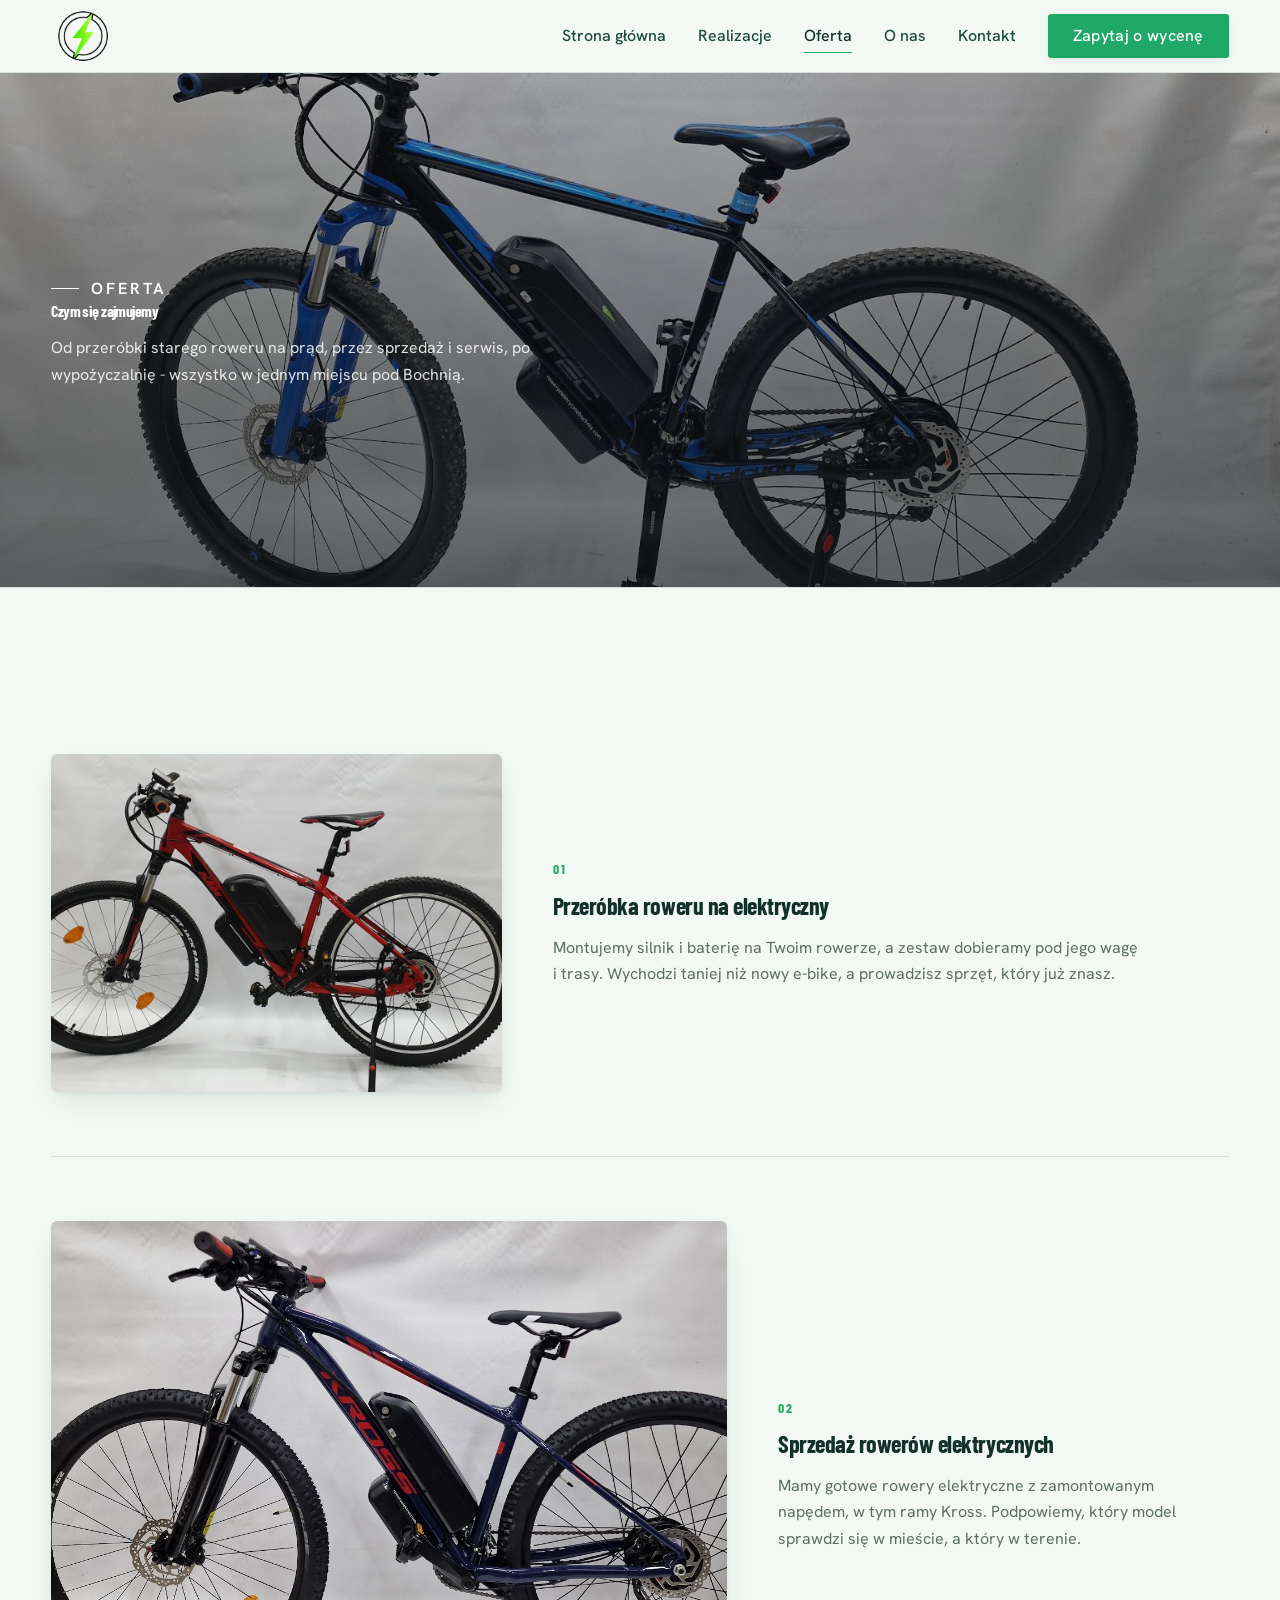
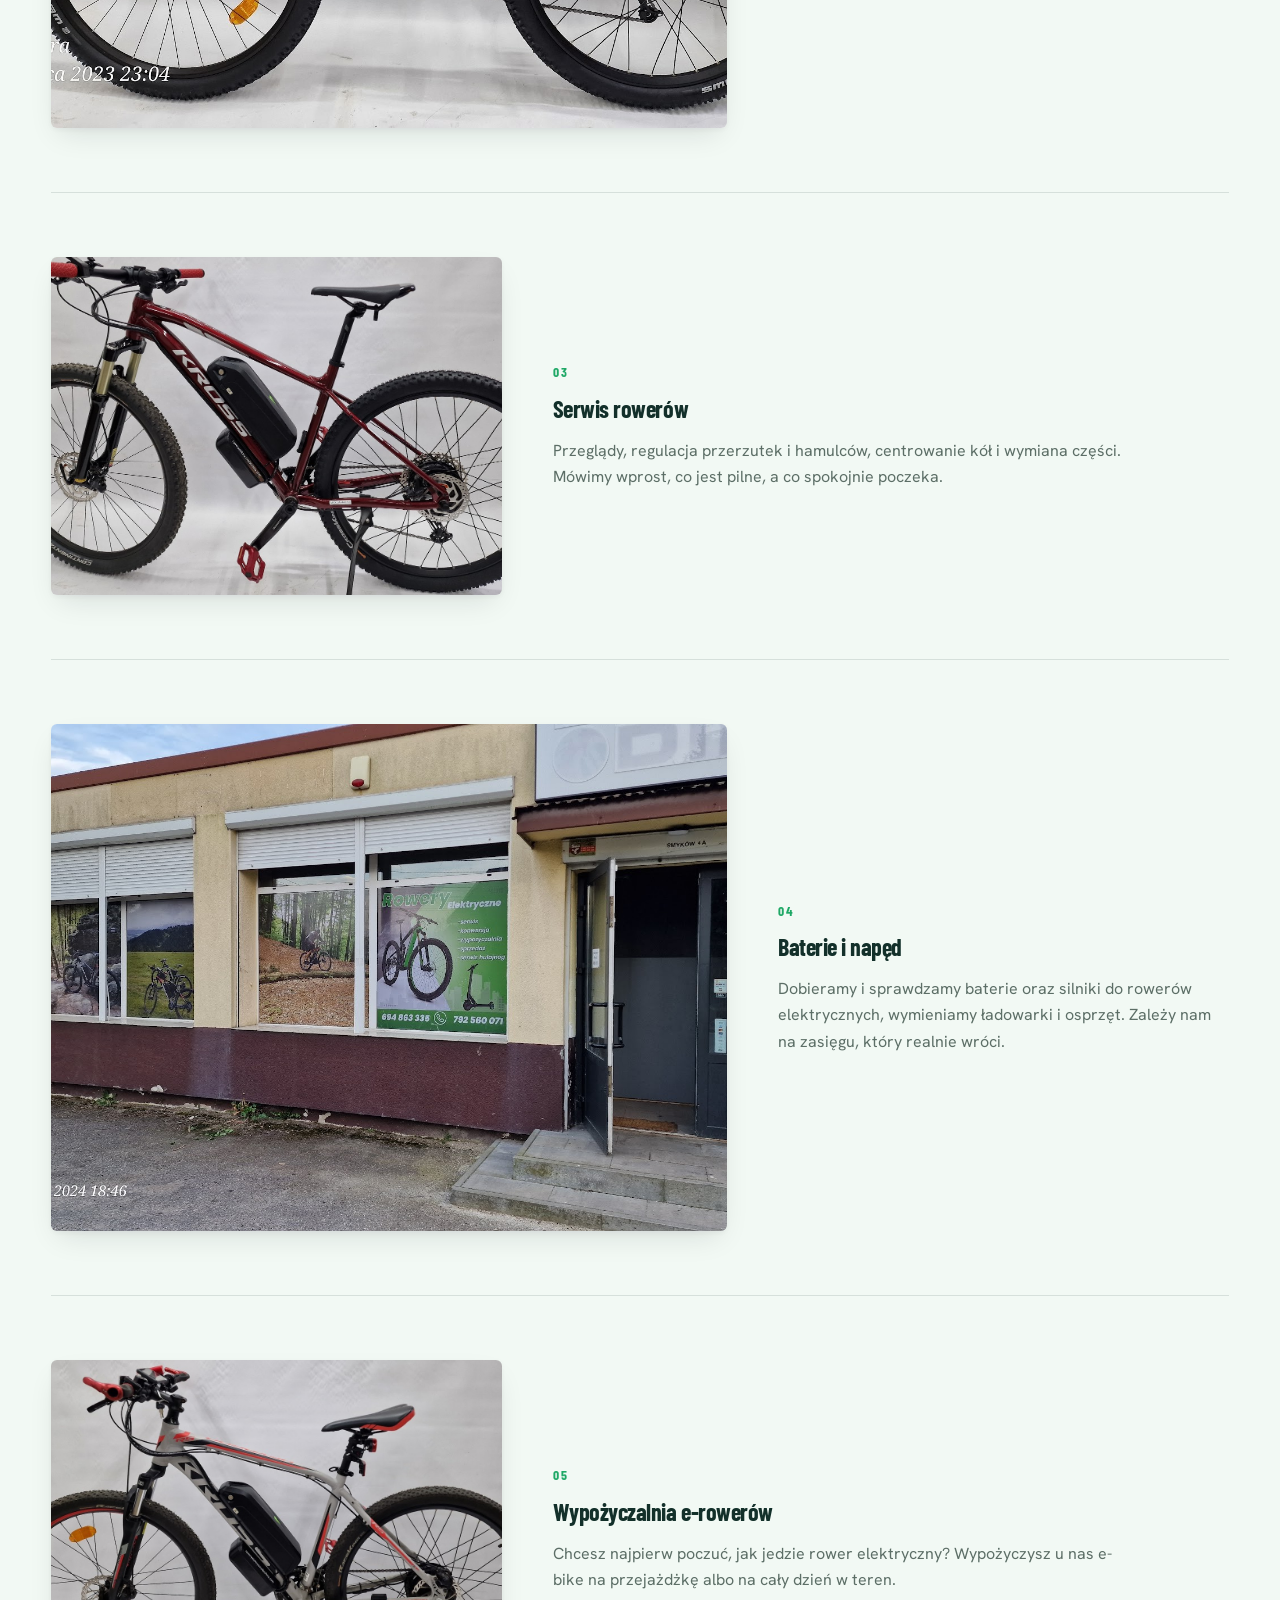
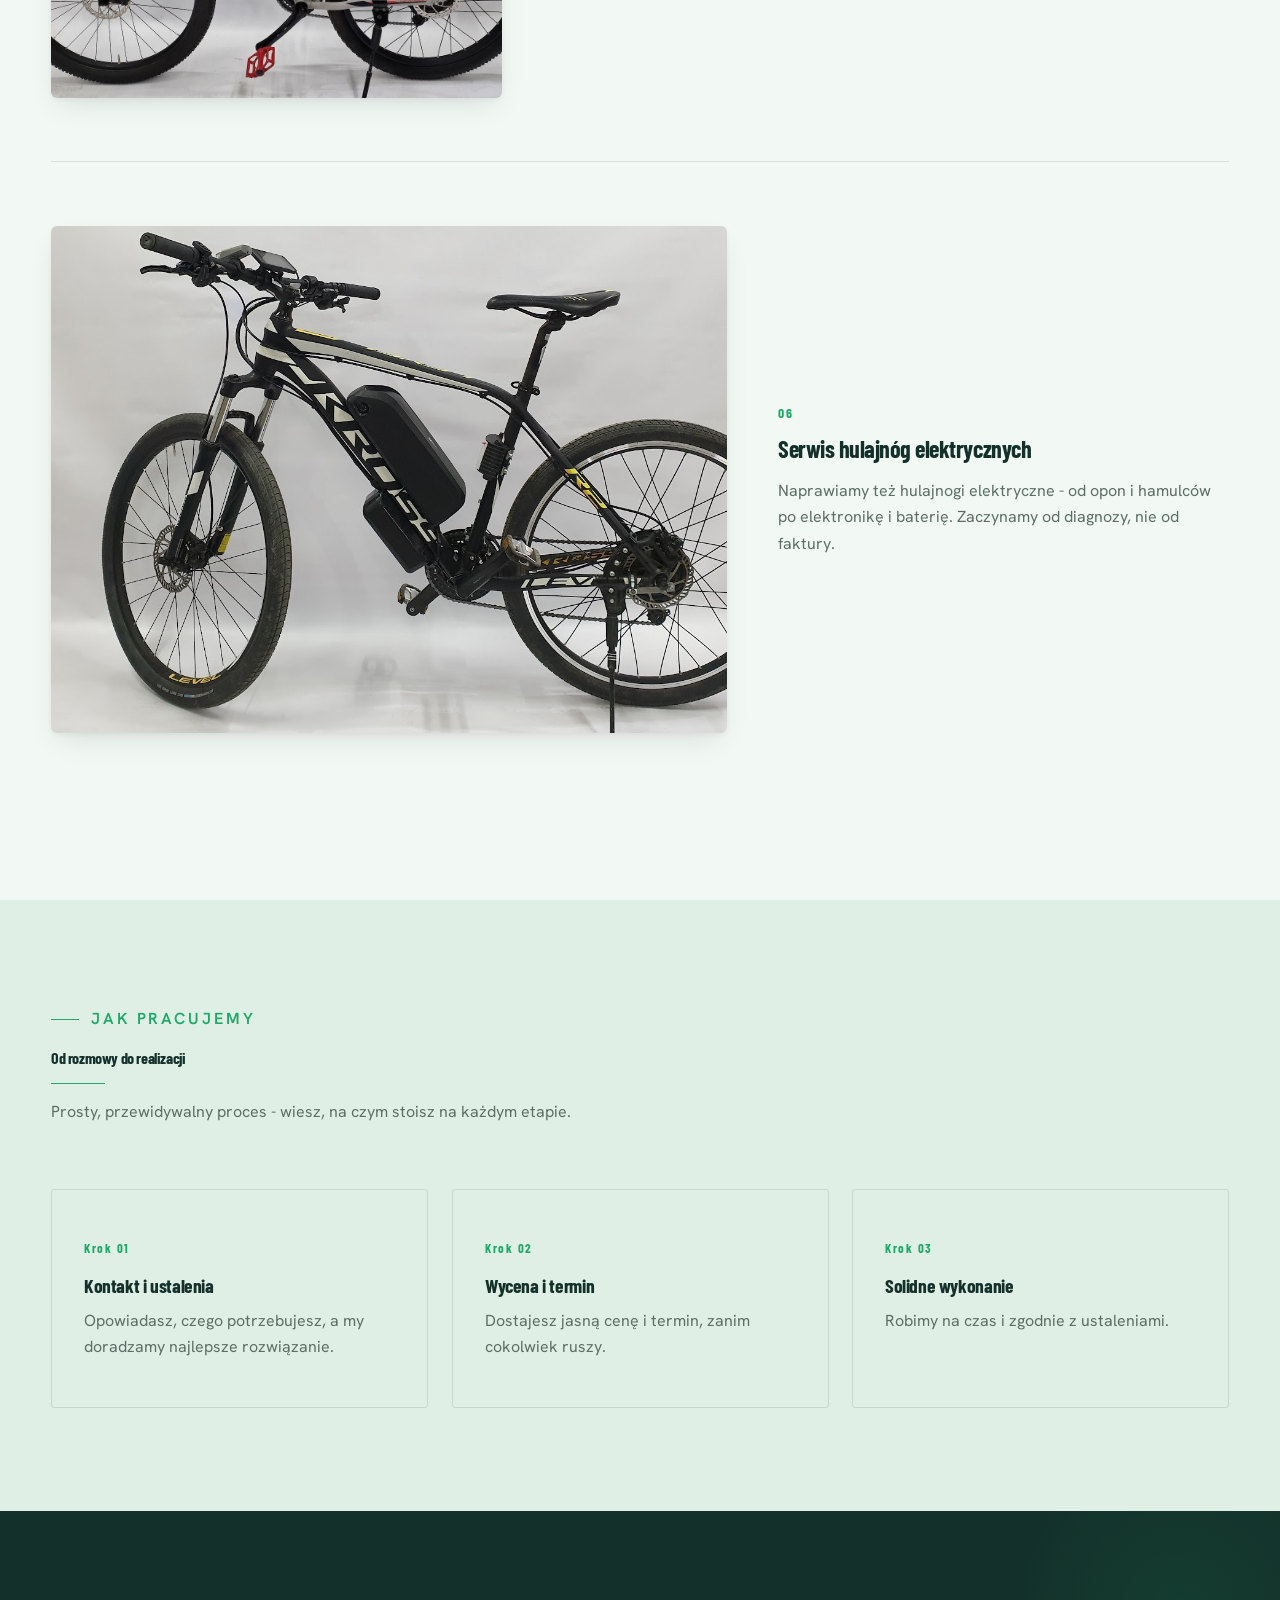
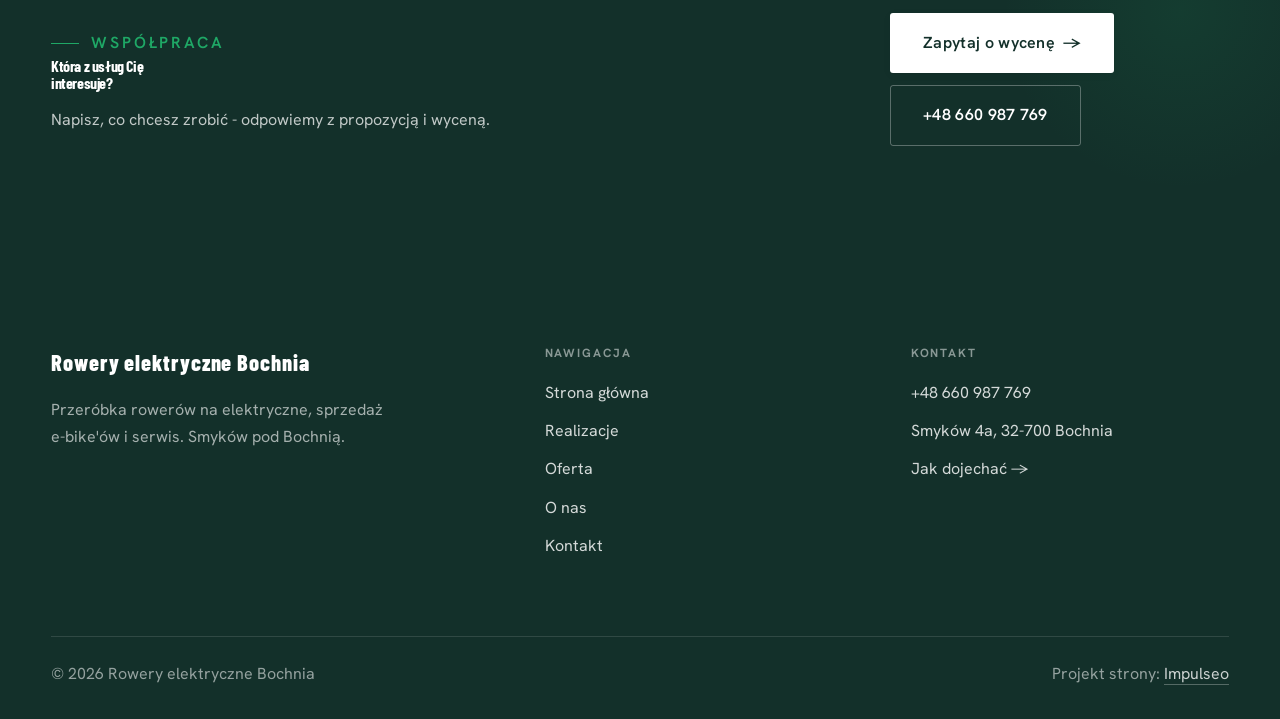
<file: oferta.html>
<!DOCTYPE html>
<html lang="pl">
<head>
<meta charset="UTF-8">
<meta name="viewport" content="width=device-width, initial-scale=1.0">
<title>Oferta - Rowery elektryczne Bochnia</title>
<meta name="description" content="Rowery elektryczne Bochnia (Smyków pod Bochnią) - przeróbka roweru na elektryczny, sprzedaż e-bike'ów, serwis rowerów i hulajnóg oraz wypożyczalnia. Ocena 5,0 w Google. Zadzwoń: +48 660 987 769.">
<link rel="preconnect" href="https://fonts.googleapis.com">
<link rel="preconnect" href="https://fonts.gstatic.com" crossorigin>
<link href="https://fonts.googleapis.com/css2?family=Barlow+Condensed:wght@500;600;700&family=Hanken+Grotesk:wght@400;500;600&display=swap" rel="stylesheet">
<link rel="stylesheet" href="assets/styles.css">
</head>
<body>

<header class="nav">
  <div class="wrap nav-inner">
    <a class="brand brand-has-logo" href="index.html"><img class="brand-logo" src="img/logo.png" alt="Rowery elektryczne Bochnia"></a>
    <nav class="nav-links">
      <a href="index.html">Strona główna</a>
      <a href="realizacje.html">Realizacje</a>
      <a href="oferta.html" class="active">Oferta</a>
      <a href="o-nas.html">O nas</a>
      <a href="kontakt.html">Kontakt</a>
      <a href="kontakt.html" class="btn btn-accent">Zapytaj o wycenę</a>
    </nav>
    <button class="nav-toggle" aria-label="Menu"><span></span><span></span><span></span></button>
  </div>
</header>

<section class="pagehead">
  <img src="img/g7.jpg" alt="Rowery elektryczne Bochnia - Czym się zajmujemy">
  <div class="wrap">
    <span class="eyebrow">Oferta</span>
    <h1>Czym się zajmujemy</h1>
    <p>Od przeróbki starego roweru na prąd, przez sprzedaż i serwis, po wypożyczalnię - wszystko w jednym miejscu pod Bochnią.</p>
  </div>
</section>
<section>
  <div class="wrap">
    <div class="svc-row reveal">
      <div class="svc-row-art"><img src="img/g2.jpg" alt="Przeróbka roweru na elektryczny" loading="lazy"></div>
      <div>
        <span class="num">01</span>
        <h3>Przeróbka roweru na elektryczny</h3>
        <p class="muted">Montujemy silnik i baterię na Twoim rowerze, a zestaw dobieramy pod jego wagę i trasy. Wychodzi taniej niż nowy e-bike, a prowadzisz sprzęt, który już znasz.</p>
      </div>
    </div>
    <div class="svc-row rev reveal">
      <div class="svc-row-art"><img src="img/g3.jpg" alt="Sprzedaż rowerów elektrycznych" loading="lazy"></div>
      <div>
        <span class="num">02</span>
        <h3>Sprzedaż rowerów elektrycznych</h3>
        <p class="muted">Mamy gotowe rowery elektryczne z zamontowanym napędem, w tym ramy Kross. Podpowiemy, który model sprawdzi się w mieście, a który w terenie.</p>
      </div>
    </div>
    <div class="svc-row reveal">
      <div class="svc-row-art"><img src="img/g4.jpg" alt="Serwis rowerów" loading="lazy"></div>
      <div>
        <span class="num">03</span>
        <h3>Serwis rowerów</h3>
        <p class="muted">Przeglądy, regulacja przerzutek i hamulców, centrowanie kół i wymiana części. Mówimy wprost, co jest pilne, a co spokojnie poczeka.</p>
      </div>
    </div>
    <div class="svc-row rev reveal">
      <div class="svc-row-art"><img src="img/g5.jpg" alt="Baterie i napęd" loading="lazy"></div>
      <div>
        <span class="num">04</span>
        <h3>Baterie i napęd</h3>
        <p class="muted">Dobieramy i sprawdzamy baterie oraz silniki do rowerów elektrycznych, wymieniamy ładowarki i osprzęt. Zależy nam na zasięgu, który realnie wróci.</p>
      </div>
    </div>
    <div class="svc-row reveal">
      <div class="svc-row-art"><img src="img/g6.jpg" alt="Wypożyczalnia e-rowerów" loading="lazy"></div>
      <div>
        <span class="num">05</span>
        <h3>Wypożyczalnia e-rowerów</h3>
        <p class="muted">Chcesz najpierw poczuć, jak jedzie rower elektryczny? Wypożyczysz u nas e-bike na przejażdżkę albo na cały dzień w teren.</p>
      </div>
    </div>
    <div class="svc-row rev reveal">
      <div class="svc-row-art"><img src="img/about.jpg" alt="Serwis hulajnóg elektrycznych" loading="lazy"></div>
      <div>
        <span class="num">06</span>
        <h3>Serwis hulajnóg elektrycznych</h3>
        <p class="muted">Naprawiamy też hulajnogi elektryczne - od opon i hamulców po elektronikę i baterię. Zaczynamy od diagnozy, nie od faktury.</p>
      </div>
    </div>
  </div>
</section>
<section class="trust">
  <div class="wrap">
    <div class="head reveal">
      <span class="eyebrow">Jak pracujemy</span>
      <h2>Od rozmowy do realizacji</h2>
      <p>Prosty, przewidywalny proces - wiesz, na czym stoisz na każdym etapie.</p>
    </div>
    <div class="svc-grid">
      <div class="svc reveal"><div class="ic">Krok 01</div><h3>Kontakt i ustalenia</h3><p>Opowiadasz, czego potrzebujesz, a my doradzamy najlepsze rozwiązanie.</p></div>
      <div class="svc reveal"><div class="ic">Krok 02</div><h3>Wycena i termin</h3><p>Dostajesz jasną cenę i termin, zanim cokolwiek ruszy.</p></div>
      <div class="svc reveal"><div class="ic">Krok 03</div><h3>Solidne wykonanie</h3><p>Robimy na czas i zgodnie z ustaleniami.</p></div>
    </div>
  </div>
</section>
<section class="cta">
  <div class="wrap">
    <div class="reveal">
      <span class="eyebrow">Współpraca</span>
      <h2>Która z usług Cię interesuje?</h2>
      <p>Napisz, co chcesz zrobić - odpowiemy z propozycją i wyceną.</p>
    </div>
    <div class="cta-actions reveal">
      <a href="kontakt.html" class="btn btn-light">Zapytaj o wycenę <span class="arr">→</span></a>
      <a href="tel:+48660987769" class="btn btn-ghost" style="color:#fff;border-color:rgba(255,255,255,.3)">+48 660 987 769</a>
    </div>
  </div>
</section>

<footer>
  <div class="wrap">
    <div class="foot-grid">
      <div class="foot-brand">
        <div class="name">Rowery elektryczne Bochnia</div>
        <p>Przeróbka rowerów na elektryczne, sprzedaż e-bike'ów i serwis. Smyków pod Bochnią.</p>
      </div>
      <div class="foot-col">
        <h4>Nawigacja</h4>
        <a href="index.html">Strona główna</a>
        <a href="realizacje.html">Realizacje</a>
        <a href="oferta.html">Oferta</a>
        <a href="o-nas.html">O nas</a>
        <a href="kontakt.html">Kontakt</a>
      </div>
      <div class="foot-col">
        <h4>Kontakt</h4>
        <a href="tel:+48660987769">+48 660 987 769</a>
        <p>Smyków 4a, 32-700 Bochnia</p>
        <a href="https://maps.google.com/?cid=2003970078429847305&g_mp=CiVnb29nbGUubWFwcy5wbGFjZXMudjEuUGxhY2VzLkdldFBsYWNlEAIYBCAA" target="_blank" rel="noopener">Jak dojechać →</a>
      </div>
    </div>
    <div class="foot-bot">
      <span>© 2026 Rowery elektryczne Bochnia</span>
      <span>Projekt strony: <a class="foot-credit" href="https://impulseo.pl" target="_blank" rel="noopener">Impulseo</a></span>
    </div>
  </div>
</footer>


<script src="assets/main.js"></script>
</body>
</html>
</file>
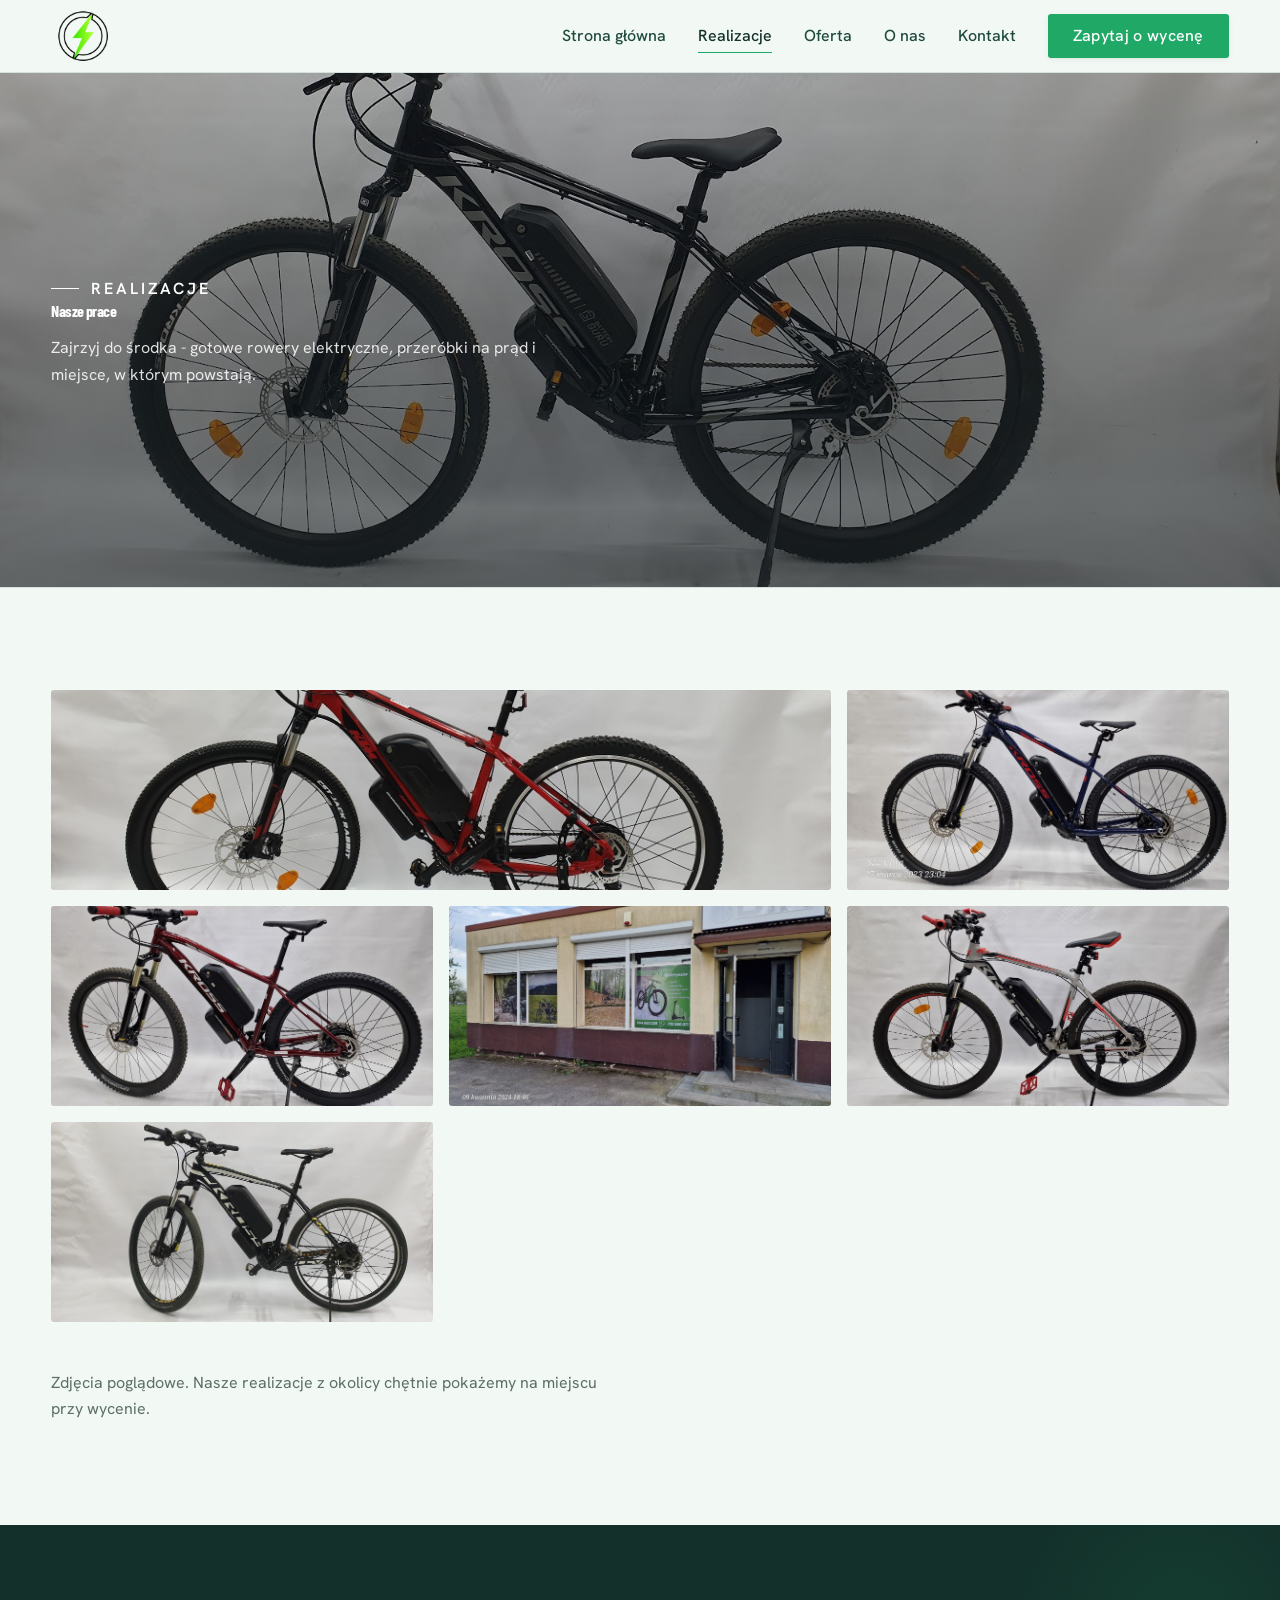
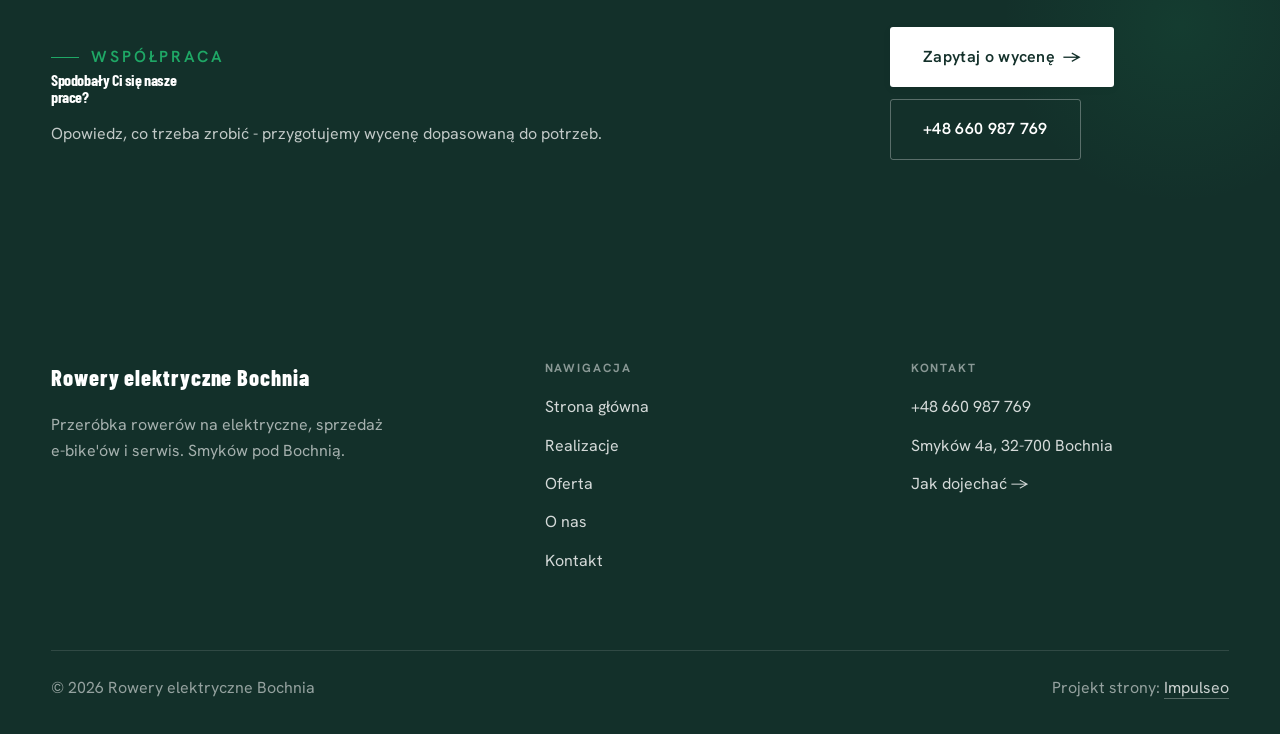
<file: realizacje.html>
<!DOCTYPE html>
<html lang="pl">
<head>
<meta charset="UTF-8">
<meta name="viewport" content="width=device-width, initial-scale=1.0">
<title>Realizacje - Rowery elektryczne Bochnia</title>
<meta name="description" content="Realizacje Rowery elektryczne Bochnia: Rower elektryczny Kross, E-bike po konwersji, Napęd i bateria na ramie, Gotowy rower elektryczny, Nasz sklep w Smykowie">
<link rel="preconnect" href="https://fonts.googleapis.com">
<link rel="preconnect" href="https://fonts.gstatic.com" crossorigin>
<link href="https://fonts.googleapis.com/css2?family=Barlow+Condensed:wght@500;600;700&family=Hanken+Grotesk:wght@400;500;600&display=swap" rel="stylesheet">
<link rel="stylesheet" href="assets/styles.css">
</head>
<body>

<header class="nav">
  <div class="wrap nav-inner">
    <a class="brand brand-has-logo" href="index.html"><img class="brand-logo" src="img/logo.png" alt="Rowery elektryczne Bochnia"></a>
    <nav class="nav-links">
      <a href="index.html">Strona główna</a>
      <a href="realizacje.html" class="active">Realizacje</a>
      <a href="oferta.html">Oferta</a>
      <a href="o-nas.html">O nas</a>
      <a href="kontakt.html">Kontakt</a>
      <a href="kontakt.html" class="btn btn-accent">Zapytaj o wycenę</a>
    </nav>
    <button class="nav-toggle" aria-label="Menu"><span></span><span></span><span></span></button>
  </div>
</header>

<section class="pagehead">
  <img src="img/g1.jpg" alt="Rowery elektryczne Bochnia - Nasze prace">
  <div class="wrap">
    <span class="eyebrow">Realizacje</span>
    <h1>Nasze prace</h1>
    <p>Zajrzyj do środka - gotowe rowery elektryczne, przeróbki na prąd i miejsce, w którym powstają.</p>
  </div>
</section>
<section>
  <div class="wrap">
    <div class="gallery">
      <div class="tile t-two3 reveal"><img src="img/g2.jpg" alt="E-bike po konwersji" loading="lazy"><div class="cap">E-bike po konwersji</div></div>
      <div class="tile t-third reveal"><img src="img/g3.jpg" alt="Napęd i bateria na ramie" loading="lazy"><div class="cap">Napęd i bateria na ramie</div></div>
      <div class="tile t-third reveal"><img src="img/g4.jpg" alt="Gotowy rower elektryczny" loading="lazy"><div class="cap">Gotowy rower elektryczny</div></div>
      <div class="tile t-third reveal"><img src="img/g5.jpg" alt="Nasz sklep w Smykowie" loading="lazy"><div class="cap">Nasz sklep w Smykowie</div></div>
      <div class="tile t-third reveal"><img src="img/g6.jpg" alt="Rower przerobiony na prąd" loading="lazy"><div class="cap">Rower przerobiony na prąd</div></div>
      <div class="tile t-third reveal"><img src="img/about.jpg" alt="Rowery elektryczne Bochnia" loading="lazy"></div>
    </div>
    <p class="muted reveal" style="margin-top:var(--space-7);font-size:var(--text-sm);max-width:62ch">Zdjęcia poglądowe. Nasze realizacje z okolicy chętnie pokażemy na miejscu przy wycenie.</p>
  </div>
</section>
<section class="cta">
  <div class="wrap">
    <div class="reveal">
      <span class="eyebrow">Współpraca</span>
      <h2>Spodobały Ci się nasze prace?</h2>
      <p>Opowiedz, co trzeba zrobić - przygotujemy wycenę dopasowaną do potrzeb.</p>
    </div>
    <div class="cta-actions reveal">
      <a href="kontakt.html" class="btn btn-light">Zapytaj o wycenę <span class="arr">→</span></a>
      <a href="tel:+48660987769" class="btn btn-ghost" style="color:#fff;border-color:rgba(255,255,255,.3)">+48 660 987 769</a>
    </div>
  </div>
</section>

<footer>
  <div class="wrap">
    <div class="foot-grid">
      <div class="foot-brand">
        <div class="name">Rowery elektryczne Bochnia</div>
        <p>Przeróbka rowerów na elektryczne, sprzedaż e-bike'ów i serwis. Smyków pod Bochnią.</p>
      </div>
      <div class="foot-col">
        <h4>Nawigacja</h4>
        <a href="index.html">Strona główna</a>
        <a href="realizacje.html">Realizacje</a>
        <a href="oferta.html">Oferta</a>
        <a href="o-nas.html">O nas</a>
        <a href="kontakt.html">Kontakt</a>
      </div>
      <div class="foot-col">
        <h4>Kontakt</h4>
        <a href="tel:+48660987769">+48 660 987 769</a>
        <p>Smyków 4a, 32-700 Bochnia</p>
        <a href="https://maps.google.com/?cid=2003970078429847305&g_mp=CiVnb29nbGUubWFwcy5wbGFjZXMudjEuUGxhY2VzLkdldFBsYWNlEAIYBCAA" target="_blank" rel="noopener">Jak dojechać →</a>
      </div>
    </div>
    <div class="foot-bot">
      <span>© 2026 Rowery elektryczne Bochnia</span>
      <span>Projekt strony: <a class="foot-credit" href="https://impulseo.pl" target="_blank" rel="noopener">Impulseo</a></span>
    </div>
  </div>
</footer>


<script src="assets/main.js"></script>
</body>
</html>
</file>
<file: assets/styles.css>
/* ============================================================
   STOLBASZ — premium, architektoniczny B2B fit-out
   Jasna paleta, zero brązu. System wg premium-web-craft.
   Projekt strony: Impulseo (impulseo.pl)
   ============================================================ */

:root{
  /* PALETA — jasna, architektoniczna, chłodna */
  --paper:#F2F9F4;          /* główne tło */
  --paper-2:#E0EFE6;        /* sekcje alternatywne (chłodny jasny szary) */
  --paper-3:#E0EFE6;        /* delikatne wypełnienia */
  --ink:#13302A;            /* tekst główny — chłodny grafit */
  --ink-soft:#1F4A3E;       /* nagłówki drugorzędne */
  --muted:#5C6E66;          /* tekst poboczny */
  --line:rgba(19,48,42,.12);/* hairline */
  --accent:#1FA866;         /* stonowany petrol-slate — jedyny akcent */
  --accent-d:#168A52;
  --accent-soft:rgba(31,168,102,.10);
  --dark:#13302A;           /* sekcje ciemne (stopka/CTA) */

  /* ODSTĘPY — skala 4/8 */
  --space-1:4px; --space-2:8px; --space-3:12px; --space-4:16px; --space-5:24px;
  --space-6:32px; --space-7:48px; --space-8:64px; --space-9:96px; --space-10:128px;

  /* TYPOGRAFIA — fluid clamp() */
  --text-sm:clamp(.82rem,.8rem+.1vw,.9rem);
  --text-base:clamp(1rem,.97rem+.15vw,1.1rem);
  --text-lg:clamp(1.12rem,1.05rem+.3vw,1.3rem);
  --text-h3:clamp(1.2rem,1.1rem+.5vw,1.5rem);
  --text-h2:clamp(1.9rem,1.5rem+1.9vw,2.8rem);
  --text-h1:clamp(2.6rem,1.9rem+3.6vw,4.6rem);

  /* PROMIENIE — architektoniczne, raczej ostre */
  --r-sm:3px; --r-md:6px; --r-lg:10px;

  /* RUCH */
  --ease:cubic-bezier(.25,.46,.45,.94); --dur:.24s;

  /* CIENIE — miękkie, warstwowe */
  --sh-sm:0 1px 2px rgba(16,24,32,.04), 0 2px 8px rgba(16,24,32,.05);
  --sh-md:0 2px 6px rgba(16,24,32,.05), 0 12px 28px -8px rgba(16,24,32,.12);
  --sh-lg:0 6px 14px rgba(16,24,32,.07), 0 26px 56px -18px rgba(16,24,32,.22);

  --hairline:1px solid var(--line);

  --font-display:'Barlow Condensed','Hanken Grotesk',sans-serif;
  --font-body:'Hanken Grotesk',sans-serif;
}

*{box-sizing:border-box;margin:0;padding:0}
html{scroll-behavior:smooth}
body{
  font-family:var(--font-body);
  font-size:var(--text-base);
  line-height:1.65;
  color:var(--ink);
  background:var(--paper);
  -webkit-font-smoothing:antialiased;
  text-rendering:optimizeLegibility;
}
img{max-width:100%;display:block}
a{color:inherit;text-decoration:none}

.wrap{width:min(92%,1180px);margin-inline:auto}
section{padding-block:clamp(52px,6.5vw,96px)}

h1,h2,h3{font-family:var(--font-display);font-weight:700;line-height:1.08;letter-spacing:-.02em;color:var(--ink)}
h1{font-size:var(--text-h1);letter-spacing:-.035em}
h2{font-size:var(--text-h2);letter-spacing:-.025em}
h3{font-size:var(--text-h3)}
p{max-width:65ch}

.eyebrow{
  font-family:var(--font-body);
  font-size:var(--text-sm);
  font-weight:600;
  letter-spacing:.18em;
  text-transform:uppercase;
  color:var(--accent);
  display:inline-flex;align-items:center;gap:var(--space-3);
}
.eyebrow::before{content:"";width:28px;height:1px;background:var(--accent);display:inline-block}

.muted{color:var(--muted)}
.lead{font-size:var(--text-lg);line-height:1.55;color:var(--ink-soft);max-width:50ch}

/* ---------- BUTTONS ---------- */
.btn{
  display:inline-flex;align-items:center;gap:var(--space-2);
  font-weight:600;font-size:var(--text-sm);letter-spacing:.02em;
  padding:var(--space-4) var(--space-6);
  border-radius:var(--r-sm);
  transition:transform var(--dur) var(--ease),box-shadow var(--dur) var(--ease),background var(--dur) var(--ease);
  cursor:pointer;border:1px solid transparent;
}
.btn-accent{background:var(--accent);color:#fff;box-shadow:var(--sh-sm)}
.btn-accent:hover{background:var(--accent-d);transform:translateY(-2px);box-shadow:var(--sh-md)}
.btn-accent:active{transform:translateY(0);box-shadow:var(--sh-sm)}
.btn-ghost{background:transparent;color:var(--ink);border-color:var(--line)}
.btn-ghost:hover{border-color:var(--accent);color:var(--accent);transform:translateY(-2px)}
.btn-light{background:#fff;color:var(--ink);box-shadow:var(--sh-sm)}
.btn-light:hover{transform:translateY(-2px);box-shadow:var(--sh-md)}
.btn .arr{transition:transform var(--dur) var(--ease)}
.btn:hover .arr{transform:translateX(4px)}

/* ---------- NAV ---------- */
.nav{
  position:sticky;top:0;z-index:50;
  background:color-mix(in srgb,var(--paper) 88%,transparent);
  backdrop-filter:saturate(140%) blur(10px);
  border-bottom:var(--hairline);
}
.nav-inner{display:flex;align-items:center;justify-content:space-between;height:72px}
.brand{display:flex;flex-direction:column;line-height:1}
.brand .name{font-family:var(--font-display);font-weight:800;font-size:1.35rem;letter-spacing:.04em}
.brand .sub{font-size:.62rem;letter-spacing:.34em;text-transform:uppercase;color:var(--muted);margin-top:5px}
.nav-links{display:flex;align-items:center;gap:var(--space-6)}
.nav-links a{font-size:var(--text-sm);font-weight:500;color:var(--ink-soft);position:relative;padding-block:4px;transition:color var(--dur) var(--ease)}
.nav-links a::after{content:"";position:absolute;left:0;bottom:0;width:0;height:1.5px;background:var(--accent);transition:width var(--dur) var(--ease)}
.nav-links a:hover,.nav-links a.active{color:var(--ink)}
.nav-links a:hover::after,.nav-links a.active::after{width:100%}
.nav-links .btn{padding:var(--space-2) var(--space-5)}
/* przyciski w nav: właściwy kolor (przebij .nav-links a) + bez podkreślenia */
.nav-links a.btn-accent{color:#fff}
.nav-links a.btn-ghost,.nav-links a.btn-light{color:var(--ink)}
.nav-links a.btn::after{display:none}
.nav-toggle{display:none;background:none;border:none;cursor:pointer;flex-direction:column;gap:5px;padding:8px}
.nav-toggle span{width:24px;height:2px;background:var(--ink);transition:var(--dur)}

/* ---------- HERO (split) ---------- */
.hero{position:relative;overflow:hidden;border-bottom:var(--hairline)}
.hero-grid{display:grid;grid-template-columns:1.05fr .95fr;gap:clamp(24px,4vw,60px);align-items:center;
  padding-block:clamp(36px,4.5vw,64px)}
.hero-copy .eyebrow{margin-bottom:var(--space-5)}
.hero-copy h1{margin-bottom:var(--space-5)}
.hero-copy .lead{margin-bottom:var(--space-7)}
.hero-actions{display:flex;flex-wrap:wrap;gap:var(--space-4)}
.hero-art{position:relative;aspect-ratio:4/3;border-radius:var(--r-lg);overflow:hidden;box-shadow:var(--sh-lg)}
.hero-art img{width:100%;height:100%;object-fit:cover}
.hero-art::after{content:"";position:absolute;inset:0;background:linear-gradient(180deg,transparent 55%,rgba(18,24,28,.28))}
.hero-badge{position:absolute;left:var(--space-5);bottom:var(--space-5);z-index:2;
  background:rgba(252,252,251,.94);backdrop-filter:blur(4px);
  border-radius:var(--r-md);padding:var(--space-4) var(--space-5);box-shadow:var(--sh-md);max-width:78%}
.hero-badge strong{display:block;font-family:var(--font-display);font-size:1rem;letter-spacing:-.01em}
.hero-badge span{font-size:var(--text-sm);color:var(--muted)}

/* ---------- HERO duży / kinowy (strona główna) ---------- */
.hero-cine{position:relative;min-height:clamp(560px,82vh,840px);min-height:clamp(560px,82svh,840px);display:flex;align-items:center;overflow:hidden;border-bottom:var(--hairline)}
.hero-cine>img{position:absolute;inset:0;width:100%;height:100%;object-fit:cover;z-index:0}
.hero-cine::after{content:"";position:absolute;inset:0;z-index:1;
  background:linear-gradient(95deg,rgba(13,18,23,.86) 0%,rgba(13,18,23,.64) 32%,rgba(13,18,23,.24) 62%,rgba(13,18,23,.04) 100%)}
.hero-cine .wrap{position:relative;z-index:2;padding-block:var(--space-8)}
.hero-cine .hero-copy{max-width:660px}
.hero-cine .eyebrow{color:#fff;margin-bottom:var(--space-5)}
.hero-cine .eyebrow::before{background:#fff}
.hero-cine h1{color:#fff;margin-bottom:var(--space-5);font-size:clamp(2.9rem,2rem+4.4vw,5.2rem)}
.hero-cine .lead{color:rgba(255,255,255,.92);max-width:48ch;margin-bottom:var(--space-7)}
.hero-cine .hero-actions{display:flex;flex-wrap:wrap;gap:var(--space-4)}
@media(max-width:680px){
  .hero-cine{min-height:clamp(520px,76vh,640px);min-height:clamp(520px,76svh,640px);align-items:flex-end}
  .hero-cine::after{background:linear-gradient(0deg,rgba(13,18,23,.9) 6%,rgba(13,18,23,.45) 55%,rgba(13,18,23,.25) 100%)}
  .hero-cine .wrap{padding-bottom:var(--space-9)}
}

/* full-bleed hero variant (podstrony) */
.pagehead{position:relative;min-height:46vh;min-height:46svh;display:flex;align-items:flex-end;overflow:hidden;border-bottom:var(--hairline)}
.pagehead img{position:absolute;inset:0;width:100%;height:100%;object-fit:cover}
.pagehead::after{content:"";position:absolute;inset:0;background:linear-gradient(180deg,rgba(18,24,28,.25),rgba(18,24,28,.62))}
.pagehead .wrap{position:relative;z-index:2;padding-block:var(--space-9);color:#fff}
.pagehead h1{color:#fff;max-width:18ch}
.pagehead .eyebrow{color:#fff}
.pagehead .eyebrow::before{background:#fff}
.pagehead p{color:rgba(255,255,255,.86);margin-top:var(--space-4);max-width:54ch}

/* ---------- STRIP (pasek skrótów / liczby) ---------- */
.strip{background:var(--dark);color:#fff}
.strip .wrap{display:grid;grid-template-columns:repeat(4,1fr);gap:var(--space-6);padding-block:var(--space-8)}
.strip .item .k{font-family:var(--font-display);font-size:clamp(1.6rem,1.2rem+1.4vw,2.4rem);font-weight:800;letter-spacing:-.02em;color:#fff}
.strip .item .v{font-size:var(--text-sm);color:rgba(255,255,255,.66);margin-top:var(--space-2);line-height:1.45}
.strip .item{border-left:2px solid var(--accent);padding-left:var(--space-5)}

/* ---------- SECTION HEAD ---------- */
.head{max-width:48rem;margin-bottom:var(--space-8)}
.head.center{margin-inline:auto;text-align:center}
.head .eyebrow{margin-bottom:var(--space-4)}
.head h2{margin-bottom:var(--space-4)}
.head p{color:var(--muted);font-size:var(--text-lg);line-height:1.55}
.head.center p{margin-inline:auto}

/* ---------- INTRO SPLIT ---------- */
.split{display:grid;grid-template-columns:.92fr 1.08fr;gap:clamp(28px,5vw,80px);align-items:center}
.split.rev{grid-template-columns:1.08fr .92fr}
.split.rev .split-art{order:-1}
.split-art{position:relative;aspect-ratio:5/4;border-radius:var(--r-lg);overflow:hidden;box-shadow:var(--sh-lg)}
.split-art img{width:100%;height:100%;object-fit:cover}
.split-copy h2{margin-bottom:var(--space-5)}
.split-copy p+p{margin-top:var(--space-4)}
.split-copy .btn{margin-top:var(--space-6)}

/* ---------- SERVICES (zakres) ---------- */
.svc-grid{display:grid;grid-template-columns:repeat(auto-fit,minmax(280px,1fr));gap:var(--space-5)}
.svc{background:#fff;border:var(--hairline);border-radius:var(--r-md);padding:var(--space-7) var(--space-6);
  transition:transform var(--dur) var(--ease),box-shadow var(--dur) var(--ease),border-color var(--dur) var(--ease);
  position:relative;overflow:hidden}
.svc::before{content:"";position:absolute;left:0;top:0;width:3px;height:0;background:var(--accent);transition:height var(--dur) var(--ease)}
.svc:hover{transform:translateY(-4px);box-shadow:var(--sh-md);border-color:transparent}
.svc:hover::before{height:100%}
.svc .ic{font-family:var(--font-display);font-size:.8rem;font-weight:700;letter-spacing:.12em;color:var(--accent);margin-bottom:var(--space-4)}
.svc h3{margin-bottom:var(--space-3);font-size:1.22rem}
.svc p{color:var(--muted);font-size:var(--text-base);line-height:1.6}

/* big detailed service rows */
.svc-row{display:grid;grid-template-columns:.8fr 1.2fr;gap:clamp(20px,4vw,60px);align-items:center;padding-block:var(--space-8)}
.svc-row+.svc-row{border-top:var(--hairline)}
.svc-row.rev{grid-template-columns:1.2fr .8fr}
.svc-row.rev .svc-row-art{order:-1}
.svc-row-art{aspect-ratio:4/3;border-radius:var(--r-md);overflow:hidden;box-shadow:var(--sh-md)}
.svc-row-art img{width:100%;height:100%;object-fit:cover}
.svc-row h3{font-size:1.5rem;margin-bottom:var(--space-4)}
.svc-row .num{font-family:var(--font-display);font-size:.85rem;font-weight:700;letter-spacing:.14em;color:var(--accent);display:block;margin-bottom:var(--space-3)}
.svc-row ul{list-style:none;margin-top:var(--space-4);display:flex;flex-direction:column;gap:var(--space-2)}
.svc-row li{position:relative;padding-left:var(--space-5);color:var(--muted);font-size:var(--text-base)}
.svc-row li::before{content:"";position:absolute;left:0;top:.62em;width:8px;height:1px;background:var(--accent)}

/* ---------- GALLERY (realizacje) ---------- */
.gallery{display:grid;grid-template-columns:repeat(12,1fr);gap:var(--space-4);grid-auto-rows:200px}
/* GALERIA MASONRY — pionowe zdjęcia (portrety beauty/wellness) bez przycinania: kolumny, height auto */
.gallery-masonry{column-count:3;column-gap:var(--space-4)}
@media(max-width:900px){.gallery-masonry{column-count:2}}
@media(max-width:560px){.gallery-masonry{column-count:1}}
.gallery-masonry .m-tile{break-inside:avoid;margin:0 0 var(--space-4);padding:0;position:relative;overflow:hidden;border-radius:var(--r-md);border:1px solid var(--line)}
.gallery-masonry .m-tile img{width:100%;height:auto;display:block}
.gallery-masonry .m-tile .cap{position:absolute;left:0;right:0;bottom:0;padding:var(--space-4);color:#fff;background:linear-gradient(0deg,rgba(0,0,0,.55),transparent);font-size:var(--text-sm)}
.gallery-masonry .m-tile .cap small{display:block;font-weight:400;opacity:.78;letter-spacing:.04em;text-transform:uppercase;font-size:.66rem;margin-top:3px}
.tile{position:relative;overflow:hidden;border-radius:var(--r-md);box-shadow:var(--sh-sm);
  transition:transform var(--dur) var(--ease),box-shadow var(--dur) var(--ease)}
.tile img{width:100%;height:100%;object-fit:cover;transition:transform .6s var(--ease)}
.tile:hover{box-shadow:var(--sh-md)}
.tile:hover img{transform:scale(1.05)}
.tile .cap{position:absolute;left:0;right:0;bottom:0;padding:var(--space-5) var(--space-4) var(--space-4);
  background:linear-gradient(transparent,rgba(18,24,28,.78));color:#fff;
  font-size:var(--text-sm);font-weight:600;letter-spacing:.01em;
  opacity:0;transform:translateY(8px);transition:var(--dur) var(--ease)}
.tile:hover .cap{opacity:1;transform:translateY(0)}
.tile .cap small{display:block;font-weight:400;opacity:.78;letter-spacing:.04em;text-transform:uppercase;font-size:.66rem;margin-top:3px}
/* bento spans */
.t-wide{grid-column:span 6}
.t-tall{grid-column:span 6;grid-row:span 2}
.t-std{grid-column:span 6}
.t-third{grid-column:span 4}
.t-two3{grid-column:span 8}

/* ---------- TRUST / WIARYGODNOŚĆ ---------- */
.trust{background:var(--paper-2)}
.trust-grid{display:grid;grid-template-columns:repeat(auto-fit,minmax(240px,1fr));gap:var(--space-5);margin-top:var(--space-7)}
.trust-card{background:#fff;border-radius:var(--r-md);padding:var(--space-7) var(--space-6);box-shadow:var(--sh-sm);border-top:3px solid var(--accent)}
.trust-card .big{font-family:var(--font-display);font-size:clamp(1.8rem,1.3rem+1.6vw,2.6rem);font-weight:800;letter-spacing:-.02em;color:var(--ink);line-height:1}
.trust-card h3{font-size:1.12rem;margin:var(--space-3) 0 var(--space-2)}
.trust-card p{color:var(--muted);font-size:var(--text-base);line-height:1.55}

/* ---------- CTA band ---------- */
.cta{background:var(--dark);color:#fff;position:relative;overflow:hidden}
.cta .wrap{display:grid;grid-template-columns:1.4fr .6fr;gap:var(--space-7);align-items:center;position:relative;z-index:2}
.cta h2{color:#fff;max-width:20ch}
.cta p{color:rgba(255,255,255,.74);margin-top:var(--space-4)}
.cta-actions{display:flex;flex-direction:column;gap:var(--space-3);align-items:flex-start}
.cta::before{content:"";position:absolute;right:-80px;top:-80px;width:360px;height:360px;border-radius:50%;
  background:radial-gradient(circle,var(--accent-soft),transparent 70%)}

/* ---------- CONTACT ---------- */
.contact-grid{display:grid;grid-template-columns:.85fr 1.15fr;gap:clamp(28px,4vw,56px);align-items:start}
.info-list{display:flex;flex-direction:column;gap:var(--space-2)}
.info-row{display:flex;gap:var(--space-4);align-items:flex-start;padding-block:var(--space-4);border-bottom:var(--hairline)}
.info-row .ic{flex:none;width:42px;height:42px;display:grid;place-items:center;border-radius:50%;
  background:var(--accent-soft);color:var(--accent);font-size:1.05rem}
.info-row .lbl{font-size:.72rem;letter-spacing:.14em;text-transform:uppercase;color:var(--muted)}
.info-row .val{font-weight:600;font-size:var(--text-base);margin-top:2px}
.info-row a.val:hover{color:var(--accent)}
.map{border:none;border-radius:var(--r-lg);box-shadow:var(--sh-md);width:100%;height:100%;min-height:380px;filter:grayscale(.2) contrast(1.02)}
.form{background:#fff;border:var(--hairline);border-radius:var(--r-lg);padding:clamp(24px,3vw,40px);box-shadow:var(--sh-sm)}
.form .fld{margin-bottom:var(--space-5)}
.form label{display:block;font-size:var(--text-sm);font-weight:600;margin-bottom:var(--space-2)}
.form input,.form textarea{width:100%;font-family:inherit;font-size:var(--text-base);color:var(--ink);
  padding:var(--space-4);border:var(--hairline);border-radius:var(--r-sm);background:var(--paper);transition:border-color var(--dur)}
.form input:focus,.form textarea:focus{outline:none;border-color:var(--accent);background:#fff}
.form textarea{resize:vertical;min-height:120px}
.form .note{font-size:var(--text-sm);color:var(--muted);margin-top:var(--space-3)}

/* ---------- FOOTER ---------- */
footer{background:var(--dark);color:#fff;padding-block:var(--space-9) var(--space-6)}
.foot-grid{display:grid;grid-template-columns:1.4fr 1fr 1fr;gap:var(--space-7);margin-bottom:var(--space-8)}
.foot-brand .name{font-family:var(--font-display);font-weight:800;font-size:1.4rem;letter-spacing:.04em}
.foot-brand p{color:rgba(255,255,255,.62);margin-top:var(--space-4);font-size:var(--text-base);max-width:38ch}
.foot-col h4{font-size:.74rem;letter-spacing:.16em;text-transform:uppercase;color:rgba(255,255,255,.5);margin-bottom:var(--space-4)}
.foot-col a,.foot-col p{display:block;color:rgba(255,255,255,.82);font-size:var(--text-base);margin-bottom:var(--space-3)}
.foot-col a:hover{color:#fff}
.foot-bot{border-top:1px solid rgba(255,255,255,.12);padding-top:var(--space-5);display:flex;justify-content:space-between;flex-wrap:wrap;gap:var(--space-3);
  font-size:var(--text-sm);color:rgba(255,255,255,.55)}
.foot-bot a:hover{color:#fff}

/* ---------- REVEAL ---------- */
.reveal{opacity:0;transform:translateY(22px);transition:opacity .6s var(--ease),transform .6s var(--ease)}
.reveal.in{opacity:1;transform:none}

/* ---------- RESPONSIVE ---------- */
@media(max-width:920px){
  .hero-grid,.split,.split.rev,.svc-row,.svc-row.rev,.cta .wrap,.contact-grid,.foot-grid{grid-template-columns:1fr}
  .split.rev .split-art,.svc-row.rev .svc-row-art{order:0}
  .hero-art{aspect-ratio:16/10;max-height:420px}
  .strip .wrap{grid-template-columns:repeat(2,1fr);gap:var(--space-7)}
  .gallery{grid-auto-rows:180px}
  .t-wide,.t-tall,.t-std,.t-third,.t-two3{grid-column:span 6}
  .t-tall{grid-row:span 1}
  .cta-actions{flex-direction:row;flex-wrap:wrap}
  .foot-grid{gap:var(--space-6)}
}
@media(max-width:680px){
  .nav-links{position:fixed;inset:72px 0 auto 0;background:var(--paper);flex-direction:column;align-items:stretch;
    gap:0;padding:var(--space-4) 6%;border-bottom:var(--hairline);box-shadow:var(--sh-md);
    transform:translateY(-120%);transition:transform var(--dur) var(--ease)}
  .nav-links.open{transform:translateY(0)}
  .nav-links a{padding-block:var(--space-4);border-bottom:var(--hairline)}
  .nav-links .btn{margin-top:var(--space-3);justify-content:center}
  .nav-toggle{display:flex}
  .strip .wrap{grid-template-columns:1fr}
  .gallery{grid-template-columns:repeat(6,1fr)}
  .foot-grid{grid-template-columns:1fr}
}
@media(prefers-reduced-motion:reduce){
  *{animation-duration:.01ms!important;transition:none!important}
  .reveal{opacity:1!important;transform:none!important}
  html{scroll-behavior:auto}
}

/* ============================================================
   PREMIUM LAYER — destylat deep-researchu branż (anty-AI, spokój).
   Zmienne STOLBASZ (--accent/--ink/--paper/--line/--dark). Ruch ledwo
   zauważalny, krzywa cubic-bezier(.16,.84,.44,1); prefers-reduced-motion
   pokryte blanketem wyżej. Karty hairline zamiast cieni = #1 sygnał „nie-AI".
   ============================================================ */

/* więcej oddechu między sekcjami (liderzy: 110-130px) */
section{padding-block:clamp(64px,8vw,128px)}

/* 1) Aksamitny reveal — dłuższa, miękka krzywa zamiast „skoku" */
.reveal{transition:opacity .9s cubic-bezier(.16,.84,.44,1),transform .9s cubic-bezier(.16,.84,.44,1);will-change:opacity,transform}
/* stagger TYLKO w galerii (tam pozycja = porządek dzieci) */
.gallery .reveal:nth-child(2){transition-delay:.07s}
.gallery .reveal:nth-child(3){transition-delay:.14s}
.gallery .reveal:nth-child(4){transition-delay:.21s}
.gallery .reveal:nth-child(5){transition-delay:.28s}
.gallery .reveal:nth-child(6){transition-delay:.35s}

/* 2) Hero STATYCZNY na .hero-cine — Ken Burns CAŁKIEM WYŁĄCZONY 26.06 (3. zgłoszenie Szymona).
   GENEZA: animowanie scale na <img> hero z teksturami (cegły/framugi) re-samplinguje obraz
   klatka po klatce → na części ekranów drobne drganie/shimmer = „heroshot się trzęsie".
   translateY usunięto wcześniej, scale-only + will-change/GPU NIE wystarczyły do GWARANCJI gładkości.
   Krzysztof zażądał pewności („make sure, że błąd się nie pojawi") > efekt. Zero animacji = 0% drgania.
   Delikatny zoom zostaje TYLKO w pełnoekranowych hero gastro/studio (hg-bg/hs-bg — tło, inny
   mechanizm, chwalone, nigdy nie zgłaszane). NIE wracać do KB na .hero-cine bez realnego testu
   na sprzęcie klienta — to ryzyko regresji „trzęsienia”. */
/* BEZPIECZNY "wow" na hero = jednorazowy FADE-IN (opacity), nie zoom.
   opacity nie dotyka bitmapy → gładkie na KAŻDYM zdjęciu/ekranie/GPU, zero ryzyka migotania.
   Geometryczny ruch (scale/translate) na .hero-cine jest ZAKAZANY (bramka pilnuje). */
@keyframes heroFade{from{opacity:0}to{opacity:1}}
.hero-cine>img{transform:none;animation:heroFade 1.1s ease-out both}

/* 3) Akcentowy hairline pod nagłówkiem sekcji, który „rysuje się" przy wejściu */
.head h2{position:relative;padding-bottom:18px}
.head h2::after{content:"";position:absolute;left:0;bottom:0;height:1px;width:0;background:var(--accent);transition:width 1s cubic-bezier(.16,.84,.44,1) .15s}
.head.center h2::after{left:50%;transform:translateX(-50%)}
.head.reveal.in h2::after,.head.center.reveal.in h2::after{width:54px}

/* 4) Karty HAIRLINE zamiast cieni/zaokrągleń (najmocniejszy anty-AI detal) */
.svc{background:transparent;border:1px solid var(--line);border-radius:var(--r-sm);box-shadow:none}
.svc:hover{box-shadow:none;border-color:var(--accent);transform:translateY(-3px)}
.trust-card{background:transparent;box-shadow:none;border:1px solid var(--line);border-top:2px solid var(--accent);border-radius:var(--r-sm)}
.tile{box-shadow:none;border-radius:var(--r-sm)}
.tile:hover{box-shadow:none}

/* 5) Sticky-nav kondensuje się po przewinięciu (sygnał dopracowania) */
.nav{transition:box-shadow .4s ease,background .4s ease}
.nav.is-stuck{box-shadow:0 1px 0 var(--line),0 14px 30px -24px rgba(0,0,0,.45)}
.nav-inner{transition:height .35s var(--ease)}
.nav.is-stuck .nav-inner{height:60px}

/* 6) MANIFESTO — pełnoekranowy cytat-bohater (zastępuje generyczne „Dlaczego my") */
.manifesto{background:var(--paper-2);text-align:center}
.manifesto .wrap{max-width:60rem}
.manifesto p{font-family:var(--font-display);font-style:italic;font-size:clamp(1.6rem,1rem+2.4vw,2.8rem);line-height:1.32;color:var(--ink-soft);margin-inline:auto;max-width:26ch;position:relative;padding-top:var(--space-8)}
.manifesto p::before{content:"";position:absolute;top:0;left:50%;transform:translateX(-50%);width:54px;height:1px;background:var(--accent)}
.manifesto p span{color:var(--accent);font-style:italic}

/* 7) GATEWAYS — 3 duże bramy-zdjęcia (zamiast paska menu usług) */
.gateways{display:grid;grid-template-columns:repeat(3,1fr);gap:var(--space-4)}
.gateway{position:relative;aspect-ratio:3/4;overflow:hidden;border-radius:var(--r-sm);display:block}
.gateway img{width:100%;height:100%;object-fit:cover;transition:transform .8s var(--ease),filter .5s var(--ease)}
.gateway::after{content:"";position:absolute;inset:0;background:linear-gradient(180deg,transparent 38%,rgba(18,24,28,.74))}
.gateway:hover img{transform:scale(1.05);filter:brightness(1.05)}
.gateway .g-ttl{position:absolute;left:0;right:0;bottom:0;z-index:2;padding:var(--space-6) var(--space-5);color:#fff;font-family:var(--font-display);font-size:1.45rem;letter-spacing:-.01em;line-height:1.15}
.gateway .g-ttl small{display:block;font-family:var(--font-body);font-size:var(--text-sm);font-weight:400;opacity:.82;letter-spacing:.03em;margin-top:5px}
@media(max-width:760px){.gateways{grid-template-columns:1fr}.gateway{aspect-ratio:16/10}}

/* 8) LOGO klienta w nagłówku (gdy podane --logo) */
/* 52px domyślnie (feedback Bartka 06.07.2026: 40px ginęło, uwaga padła 3x; ~56px sprawdzone na żywym demie anna-borowiec-makeup) */
.brand-logo{height:64px;width:auto;max-width:300px;object-fit:contain;display:block}
.nav.is-stuck .brand-logo{height:52px}
@media(max-width:680px){.brand-logo{height:46px;max-width:210px}}

/* --- realne opinie Google (sekcja demo) --- */
.reviews-nb{background:var(--cream-2)}
.reviews-nb .head.center{text-align:center;margin-inline:auto}
.reviews-nb .rv-grid{display:grid;grid-template-columns:repeat(3,1fr);gap:var(--space-6);margin-top:var(--space-7)}
@media(max-width:820px){.reviews-nb .rv-grid{grid-template-columns:1fr}}
.reviews-nb .rv-card{background:var(--white);border:1px solid rgba(19,48,42,.09);border-radius:var(--r-lg);padding:var(--space-6);box-shadow:var(--shadow);display:flex;flex-direction:column;gap:var(--space-4)}
.reviews-nb .rv-stars{color:var(--gold);letter-spacing:3px;font-size:1.05rem}
.reviews-nb blockquote{margin:0;color:var(--espresso);font-size:1.02rem;line-height:1.62}
.reviews-nb .rv-author{color:var(--muted);font-weight:600;font-size:.92rem;margin-top:auto}
.reviews-nb .rv-more{margin-top:var(--space-7);text-align:center}

/* === HERO-FIT (29.07.2026) — hero DOPASOWUJE SIĘ do wysokości okna =========================
   Zgłoszenie K. 29.07: na jego laptopie przyciski CTA w hero były ucięte dolną krawędzią
   (Modern House). Pomiar headless (1512x879 → realny widok 792 px): dolna krawędź CTA
   wypadała 123 px POD ekranem. Nawet przy maksymalnym oknie (982) było -20 px.

   DLACZEGO POPRZEDNI FIX NIE DZIAŁAŁ: 27.07 dołożyliśmy @media(max-height:820px) — próg.
   Widok K. ma ~792-895 px, czyli TUŻ NAD progiem → reguła w ogóle się nie włączała.
   Progi są kruche: każdy inny laptop/dok/pasek zakładek przesuwa granicę.

   ROZWIĄZANIE: zero progów. Każdy rozmiar, który decyduje o wysokości hero (typografia,
   odstępy, padding), dostaje `min(dotychczasowa-wartość, X svh)` — czyli na wysokim ekranie
   nic się nie zmienia, a im niższe okno, tym płynniej mniejsze. Treści NIE ucinamy.

   Doklejane na SAM KONIEC styles.css (po motion) → wygrywa kaskadę, nie rusza reguł w miejscu.
   Weryfikacja: tools-retrofit/measure_fold.py (mierzy zapas pod CTA dla 720/800/879/982). */

/* ---------- HERO KINOWY (strona główna, rodziny „editorial") ---------- */
.hero-cine .wrap{padding-block:min(var(--space-8),4svh)}
.hero-cine .eyebrow{margin-bottom:min(var(--space-5),2svh)}
.hero-cine h1{font-size:min(clamp(2.9rem,2rem + 4.4vw,5.2rem),7.6svh);
  margin-bottom:min(var(--space-5),2.4svh)}
.hero-cine .lead{font-size:min(1.125rem,2.3svh);line-height:1.55;
  margin-bottom:min(var(--space-7),3.2svh)}

/* ---------- HERO FACHOWCY — wariant A (pełny ekran) ---------- */
.hf-panel{padding-top:min(clamp(6.5rem,13vh,9rem),11svh);
  padding-bottom:min(clamp(2.6rem,6vh,3.6rem),4svh)}
.hf-title{font-size:min(clamp(2.3rem,1.6rem + 3.2vw,4.3rem),7svh);
  margin-top:min(var(--space-4),1.8svh);margin-bottom:min(var(--space-4),1.8svh)}
.hf-lead{font-size:min(1.18rem,2.3svh);line-height:1.5}
.hf-phone{margin-top:min(var(--space-6),2.8svh);margin-bottom:min(var(--space-5),2.2svh)}
.hf-phone-num{font-size:min(clamp(2rem,1.5rem + 2.4vw,3.05rem),5.2svh)}
.hf-trust{margin-top:min(var(--space-6),2.6svh);padding-top:min(var(--space-4),1.6svh)}

/* Telefon: tam liczy się czytelność, nie upychanie — skalowanie wysokością wyłączone,
   bo przy 844 px wysokości ekranu svh-limity zaczęłyby zmniejszać tekst bez potrzeby. */
@media(max-width:680px){
  .hero-cine h1{font-size:clamp(1.9rem,1.15rem + 4.4vw,2.7rem)}
  .hero-cine .lead{font-size:.98rem}
  .hf-title{font-size:clamp(2.1rem,1.6rem + 3.2vw,3rem)}
  .hf-lead{font-size:1rem}
  .hf-phone-num{font-size:clamp(1.9rem,1.5rem + 2.4vw,2.5rem)}
}
/* === /HERO-FIT === */


/* ====== IMPULSEO-FIX-20260731 ======================================================
   1) PODPIS w stopce jest teraz linkiem do impulseo.pl - ma być widocznie klikalny.
   2) ŻYWY NAGŁÓWEK: warstwa przenikających kadrów (.mt-hero-layer) miała z-index:1, więc
      lądowała NAD przyciemnieniem hero, a w rodzinie „fachowcy" nawet nad panelem z tekstem
      (.hf-panel nie miał własnego z-index). Efekt: przy zmianie zdjęcia napis znikał i wracał.
      Teraz warstwa idzie tam, gdzie zdjęcie tła (z-index:-2), a treść nagłówka dostaje twardy
      z-index:3. Zmieniają się WYŁĄCZNIE zdjęcia w tle - napis stoi nieruchomo.
      (hero-cine celowo pominięte: tam img ma z-index:0 i układ był poprawny.) */
.foot-bot a.foot-credit{color:rgba(255,255,255,.78);text-decoration:none;border-bottom:1px solid rgba(255,255,255,.28)}
.foot-bot a.foot-credit:hover{color:#fff;border-bottom-color:#fff}
.hero-fach > img.mt-hero-layer,.hero-gastro > img.mt-hero-layer,.hero-auto > img.mt-hero-layer,
.hero-dom > img.mt-hero-layer,.hero-studio > img.mt-hero-layer{z-index:-2}
.hf-panel,.hf-inner,.hd-panel,.hk-panel,.ha-inner,.hs-inner,.hg-inner{position:relative;z-index:3}
/* ====== koniec IMPULSEO-FIX-20260731 ====== */
</file>
